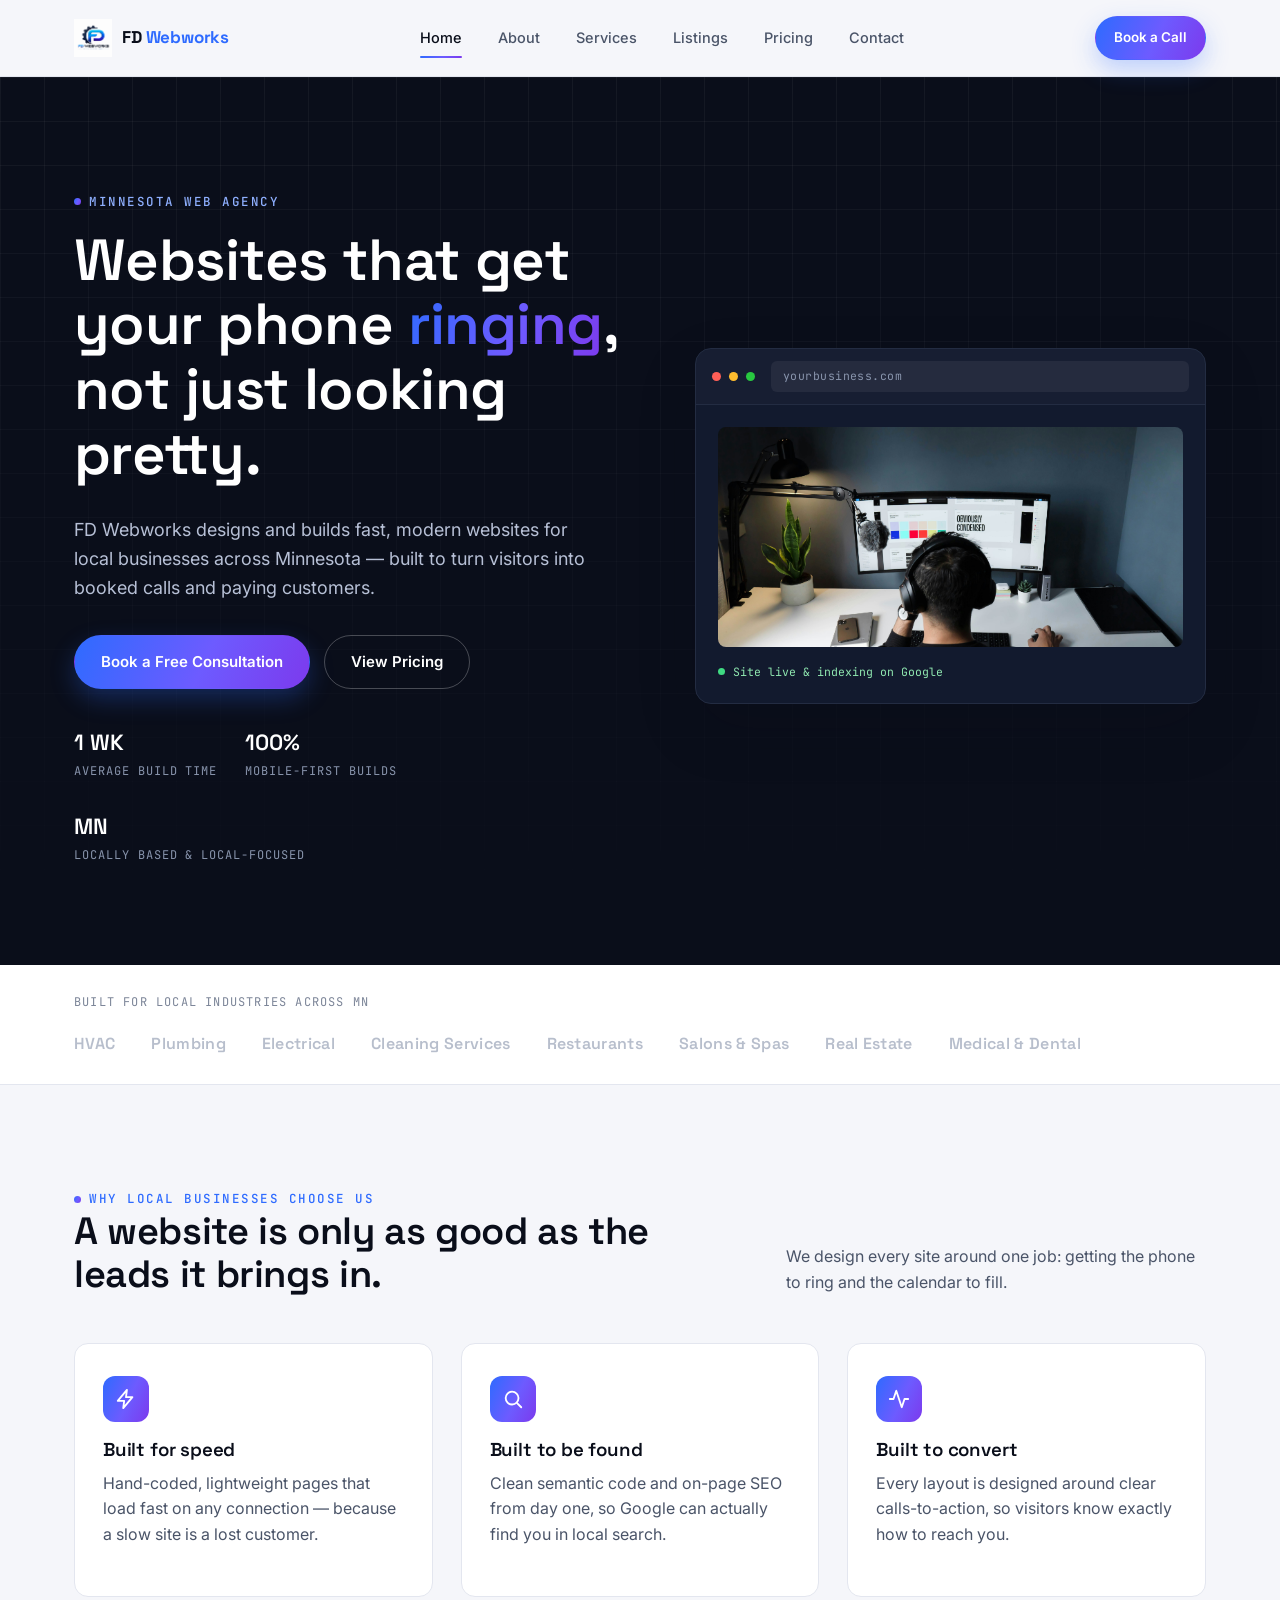
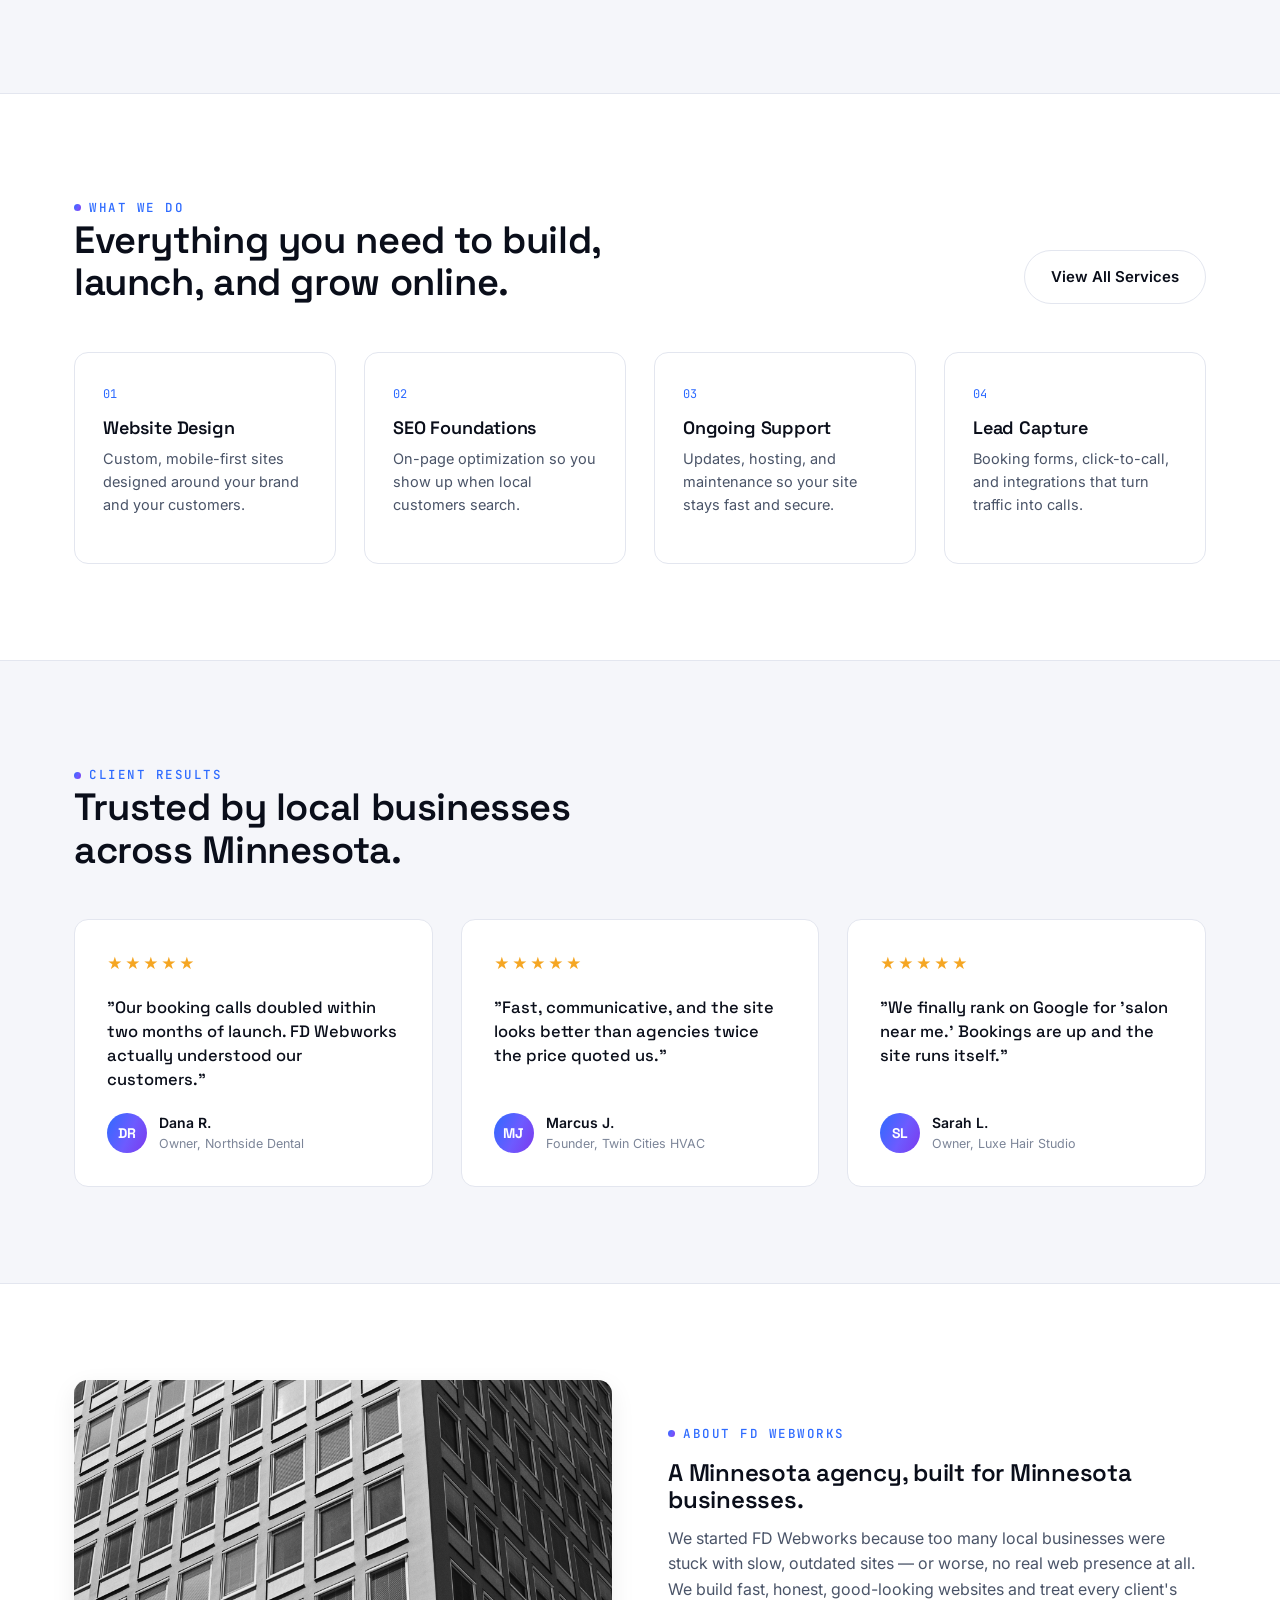
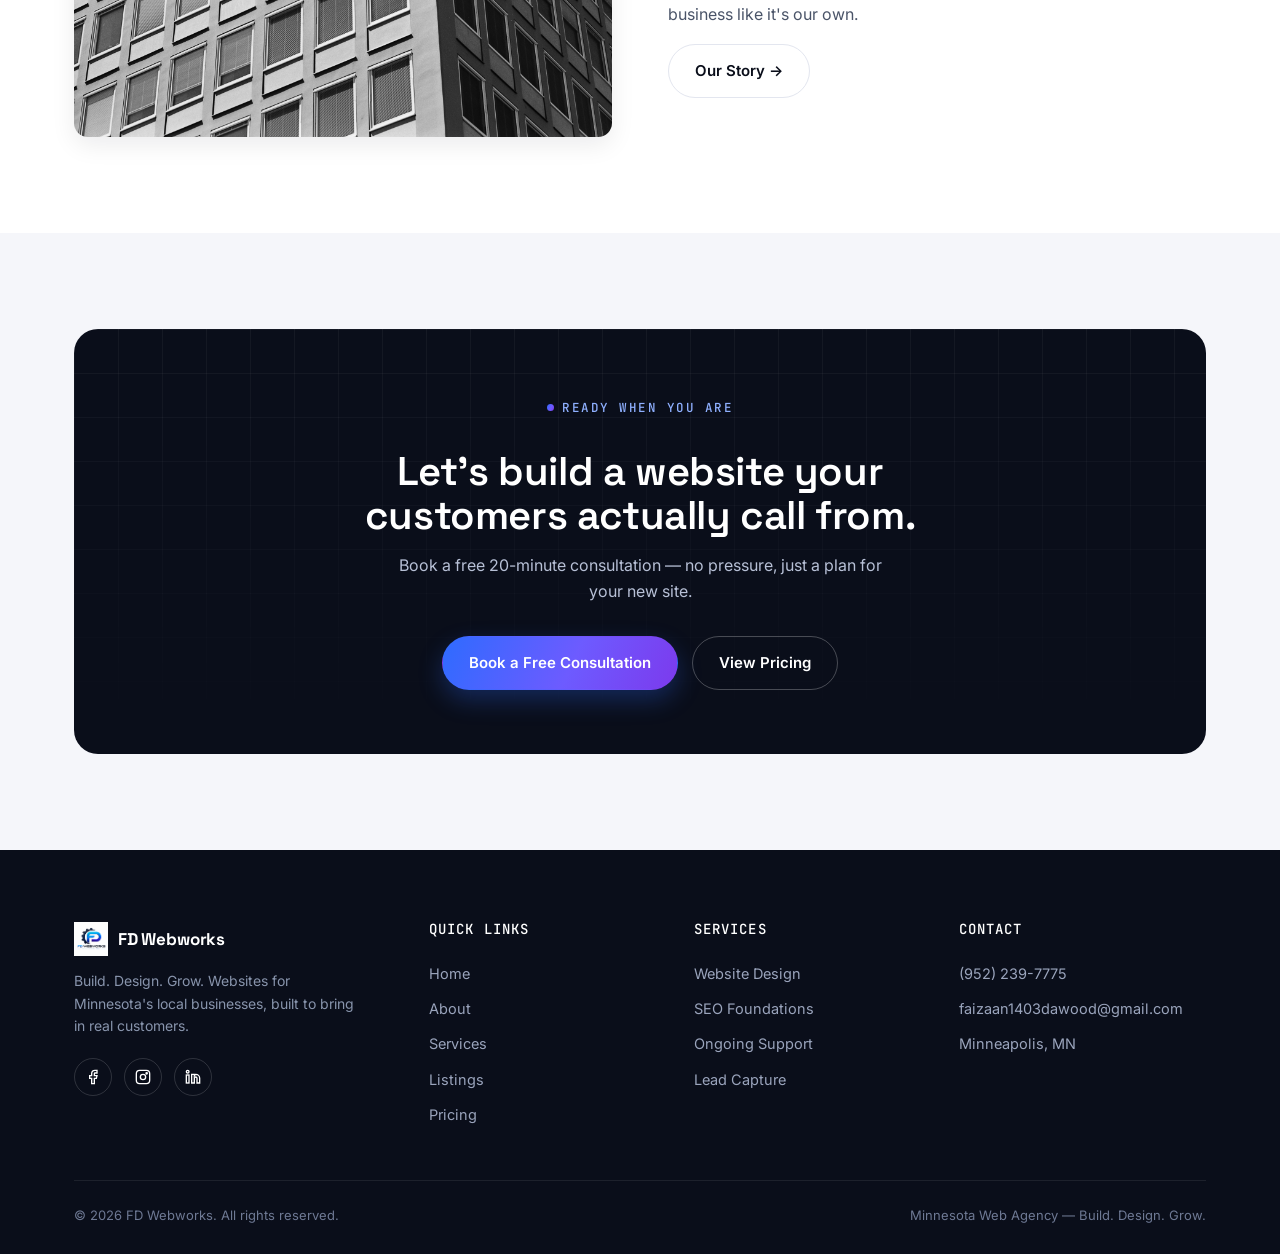
<file: index.html>
<!DOCTYPE html>
<html lang="en">
<head>
<meta charset="UTF-8">
<meta name="viewport" content="width=device-width, initial-scale=1.0">
<title>FD Webworks | Website Design Agency for Minnesota Local Businesses</title>
<meta name="description" content="FD Webworks builds fast, modern websites for local businesses across Minnesota. Custom design, built to convert visitors into calls and customers. Book a free consultation.">
<meta name="keywords" content="Minnesota Web Agency, FD Webworks Agency, Agency Minnesota, Create websites for local businesses">
<link rel="icon" href="images/logo.png" type="image/png">
<link rel="stylesheet" href="styles.css">
</head>
<body>

<!-- ============ HEADER ============ -->
<header class="site-header">
  <div class="wrap">
    <a href="index.html" class="brand" aria-label="FD Webworks home">
      <img src="images/logo.png" alt="FD Webworks logo">
      <span class="brand-name">FD <span>Webworks</span></span>
    </a>
    <nav class="nav-main" aria-label="Primary">
      <a href="index.html" class="active">Home</a>
      <a href="about.html">About</a>
      <a href="services.html">Services</a>
      <a href="listings.html">Listings</a>
      <a href="pricing.html">Pricing</a>
      <a href="contact.html">Contact</a>
    </nav>
    <div class="header-actions">
      <a href="contact.html" class="btn btn-primary btn-sm">Book a Call</a>
      <button class="menu-toggle" aria-label="Open menu" aria-expanded="false">
        <span></span><span></span><span></span>
      </button>
    </div>
  </div>
  <div class="mobile-nav" aria-label="Mobile">
    <a href="index.html">Home</a>
    <a href="about.html">About</a>
    <a href="services.html">Services</a>
    <a href="listings.html">Listings</a>
    <a href="pricing.html">Pricing</a>
    <a href="contact.html">Contact</a>
    <a href="contact.html" class="btn btn-primary btn-block">Book a Call</a>
  </div>
</header>

<!-- ============ HERO ============ -->
<section class="hero">
  <div class="blueprint"></div>
  <div class="wrap">
    <div>
      <p class="eyebrow on-dark">Minnesota Web Agency</p>
      <h1>Websites that get your phone <span class="grad-text">ringing</span>, not just looking pretty.</h1>
      <p class="lead">FD Webworks designs and builds fast, modern websites for local businesses across Minnesota — built to turn visitors into booked calls and paying customers.</p>
      <div class="hero-actions">
        <a href="contact.html" class="btn btn-primary">Book a Free Consultation</a>
        <a href="pricing.html" class="btn btn-ghost on-dark">View Pricing</a>
      </div>
      <div class="hero-meta">
        <div><strong>1 wk</strong>Average build time</div>
        <div><strong>100%</strong>Mobile-first builds</div>
        <div><strong>MN</strong>Locally based &amp; local-focused</div>
      </div>
    </div>

    <div class="browser-card">
      <div class="browser-bar">
        <span class="browser-dot" style="background:#FF5F57"></span>
        <span class="browser-dot" style="background:#FEBC2E"></span>
        <span class="browser-dot" style="background:#28C840"></span>
        <span class="browser-url mono">yourbusiness.com</span>
      </div>
      <div class="browser-body">
        <img src="images/workspace.jpg" alt="Designer at a workstation building a client website in FD Webworks' studio">
        <div class="browser-status">
          <span class="pulse-dot"></span> Site live &amp; indexing on Google
        </div>
      </div>
    </div>
  </div>
</section>

<!-- ============ TRUST STRIP ============ -->
<section class="trust-strip">
  <div class="wrap">
    <span class="label">Built for local industries across MN</span>
    <div class="trust-logos">
      <span>HVAC</span>
      <span>Plumbing</span>
      <span>Electrical</span>
      <span>Cleaning Services</span>
      <span>Restaurants</span>
      <span>Salons &amp; Spas</span>
      <span>Real Estate</span>
      <span>Medical &amp; Dental</span>
    </div>
  </div>
</section>

<!-- ============ KEY BENEFITS ============ -->
<section class="section-pad">
  <div class="wrap">
    <div class="section-head">
      <div>
        <p class="eyebrow">Why local businesses choose us</p>
        <h2>A website is only as good as the leads it brings in.</h2>
      </div>
      <p>We design every site around one job: getting the phone to ring and the calendar to fill.</p>
    </div>

    <div class="grid grid-3">
      <div class="card">
        <div class="icon-tile" aria-hidden="true">
          <svg viewBox="0 0 24 24" fill="none" stroke="currentColor" stroke-width="2" stroke-linecap="round" stroke-linejoin="round"><path d="M13 2 3 14h7l-1 8 10-12h-7l1-8z"/></svg>
        </div>
        <h3>Built for speed</h3>
        <p>Hand-coded, lightweight pages that load fast on any connection — because a slow site is a lost customer.</p>
      </div>
      <div class="card">
        <div class="icon-tile" aria-hidden="true">
          <svg viewBox="0 0 24 24" fill="none" stroke="currentColor" stroke-width="2" stroke-linecap="round" stroke-linejoin="round"><circle cx="11" cy="11" r="7"/><path d="m21 21-4.3-4.3"/></svg>
        </div>
        <h3>Built to be found</h3>
        <p>Clean semantic code and on-page SEO from day one, so Google can actually find you in local search.</p>
      </div>
      <div class="card">
        <div class="icon-tile" aria-hidden="true">
          <svg viewBox="0 0 24 24" fill="none" stroke="currentColor" stroke-width="2" stroke-linecap="round" stroke-linejoin="round"><path d="M22 12h-4l-3 9L9 3l-3 9H2"/></svg>
        </div>
        <h3>Built to convert</h3>
        <p>Every layout is designed around clear calls-to-action, so visitors know exactly how to reach you.</p>
      </div>
    </div>
  </div>
</section>

<!-- ============ SERVICES PREVIEW ============ -->
<section class="section-pad" style="background:var(--white); border-top:1px solid var(--line); border-bottom:1px solid var(--line);">
  <div class="wrap">
    <div class="section-head">
      <div>
        <p class="eyebrow">What we do</p>
        <h2>Everything you need to build, launch, and grow online.</h2>
      </div>
      <a href="services.html" class="btn btn-ghost">View All Services</a>
    </div>

    <div class="grid grid-4">
      <div class="card">
        <span class="num mono">01</span>
        <h3 style="font-size:18px;">Website Design</h3>
        <p style="font-size:14.5px;">Custom, mobile-first sites designed around your brand and your customers.</p>
      </div>
      <div class="card">
        <span class="num mono">02</span>
        <h3 style="font-size:18px;">SEO Foundations</h3>
        <p style="font-size:14.5px;">On-page optimization so you show up when local customers search.</p>
      </div>
      <div class="card">
        <span class="num mono">03</span>
        <h3 style="font-size:18px;">Ongoing Support</h3>
        <p style="font-size:14.5px;">Updates, hosting, and maintenance so your site stays fast and secure.</p>
      </div>
      <div class="card">
        <span class="num mono">04</span>
        <h3 style="font-size:18px;">Lead Capture</h3>
        <p style="font-size:14.5px;">Booking forms, click-to-call, and integrations that turn traffic into calls.</p>
      </div>
    </div>
  </div>
</section>

<!-- ============ TESTIMONIALS ============ -->
<section class="section-pad">
  <div class="wrap">
    <div class="section-head">
      <div>
        <p class="eyebrow">Client results</p>
        <h2>Trusted by local businesses across Minnesota.</h2>
      </div>
    </div>
    <div class="grid grid-3">
      <div class="testimonial">
        <div class="stars">★★★★★</div>
        <blockquote>"Our booking calls doubled within two months of launch. FD Webworks actually understood our customers."</blockquote>
        <div class="t-author">
          <div class="t-avatar">DR</div>
          <div><div class="name">Dana R.</div><div class="role">Owner, Northside Dental</div></div>
        </div>
      </div>
      <div class="testimonial">
        <div class="stars">★★★★★</div>
        <blockquote>"Fast, communicative, and the site looks better than agencies twice the price quoted us."</blockquote>
        <div class="t-author">
          <div class="t-avatar">MJ</div>
          <div><div class="name">Marcus J.</div><div class="role">Founder, Twin Cities HVAC</div></div>
        </div>
      </div>
      <div class="testimonial">
        <div class="stars">★★★★★</div>
        <blockquote>"We finally rank on Google for 'salon near me.' Bookings are up and the site runs itself."</blockquote>
        <div class="t-author">
          <div class="t-avatar">SL</div>
          <div><div class="name">Sarah L.</div><div class="role">Owner, Luxe Hair Studio</div></div>
        </div>
      </div>
    </div>
  </div>
</section>

<!-- ============ ABOUT PREVIEW ============ -->
<section class="section-pad" style="background:var(--white); border-top:1px solid var(--line);">
  <div class="wrap" style="display:grid; grid-template-columns:1fr 1fr; gap:56px; align-items:center;">
    <div>
      <img src="images/building.jpg" alt="Minneapolis office building facade, representing FD Webworks' Minnesota client base" style="border-radius:var(--radius); box-shadow:var(--shadow-md);">
    </div>
    <div>
      <p class="eyebrow">About FD Webworks</p>
      <h2>A Minnesota agency, built for Minnesota businesses.</h2>
      <p>We started FD Webworks because too many local businesses were stuck with slow, outdated sites — or worse, no real web presence at all. We build fast, honest, good-looking websites and treat every client's business like it's our own.</p>
      <a href="about.html" class="btn btn-ghost">Our Story →</a>
    </div>
  </div>
</section>

<!-- ============ FINAL CTA ============ -->
<section class="section-pad">
  <div class="wrap">
    <div class="cta-band">
      <div class="blueprint"></div>
      <div style="position:relative; z-index:2;">
        <p class="eyebrow on-dark" style="justify-content:center;">Ready when you are</p>
        <h2>Let's build a website your customers actually call from.</h2>
        <p>Book a free 20-minute consultation — no pressure, just a plan for your new site.</p>
        <div class="hero-actions">
          <a href="contact.html" class="btn btn-primary">Book a Free Consultation</a>
          <a href="pricing.html" class="btn btn-ghost on-dark">View Pricing</a>
        </div>
      </div>
    </div>
  </div>
</section>

<!-- ============ FOOTER ============ -->
<footer class="site-footer">
  <div class="wrap">
    <div class="footer-grid">
      <div class="footer-brand">
        <div class="brand">
          <img src="images/logo.png" alt="FD Webworks logo" style="height:34px;">
          <span class="brand-name">FD Webworks</span>
        </div>
        <p>Build. Design. Grow. Websites for Minnesota's local businesses, built to bring in real customers.</p>
        <div class="social-row">
          <a href="#" aria-label="FD Webworks on Facebook"><svg width="16" height="16" viewBox="0 0 24 24" fill="none" stroke="#fff" stroke-width="2"><path d="M18 2h-3a5 5 0 0 0-5 5v3H7v4h3v8h4v-8h3l1-4h-4V7a1 1 0 0 1 1-1h3z"/></svg></a>
          <a href="#" aria-label="FD Webworks on Instagram"><svg width="16" height="16" viewBox="0 0 24 24" fill="none" stroke="#fff" stroke-width="2"><rect x="2" y="2" width="20" height="20" rx="5"/><circle cx="12" cy="12" r="4"/><circle cx="17.5" cy="6.5" r="1"/></svg></a>
          <a href="#" aria-label="FD Webworks on LinkedIn"><svg width="16" height="16" viewBox="0 0 24 24" fill="none" stroke="#fff" stroke-width="2"><path d="M16 8a6 6 0 0 1 6 6v7h-4v-7a2 2 0 0 0-4 0v7h-4V8h4v2a6 6 0 0 1 2-2z"/><rect x="2" y="9" width="4" height="12"/><circle cx="4" cy="4" r="2"/></svg></a>
        </div>
      </div>
      <div>
        <h4>Quick Links</h4>
        <a href="index.html">Home</a>
        <a href="about.html">About</a>
        <a href="services.html">Services</a>
        <a href="listings.html">Listings</a>
        <a href="pricing.html">Pricing</a>
      </div>
      <div>
        <h4>Services</h4>
        <a href="services.html">Website Design</a>
        <a href="services.html">SEO Foundations</a>
        <a href="services.html">Ongoing Support</a>
        <a href="services.html">Lead Capture</a>
      </div>
      <div>
        <h4>Contact</h4>
        <a href="tel:+19522397775">(952) 239-7775</a>
        <a href="mailto:faizaan1403dawood@gmail.com">faizaan1403dawood@gmail.com</a>
        <a href="contact.html">Minneapolis, MN</a>
      </div>
    </div>
    <div class="footer-bottom">
      <span>© 2026 FD Webworks. All rights reserved.</span>
      <span>Minnesota Web Agency — Build. Design. Grow.</span>
    </div>
  </div>
</footer>

<script src="script.js"></script>
</body>
</html>
</file>
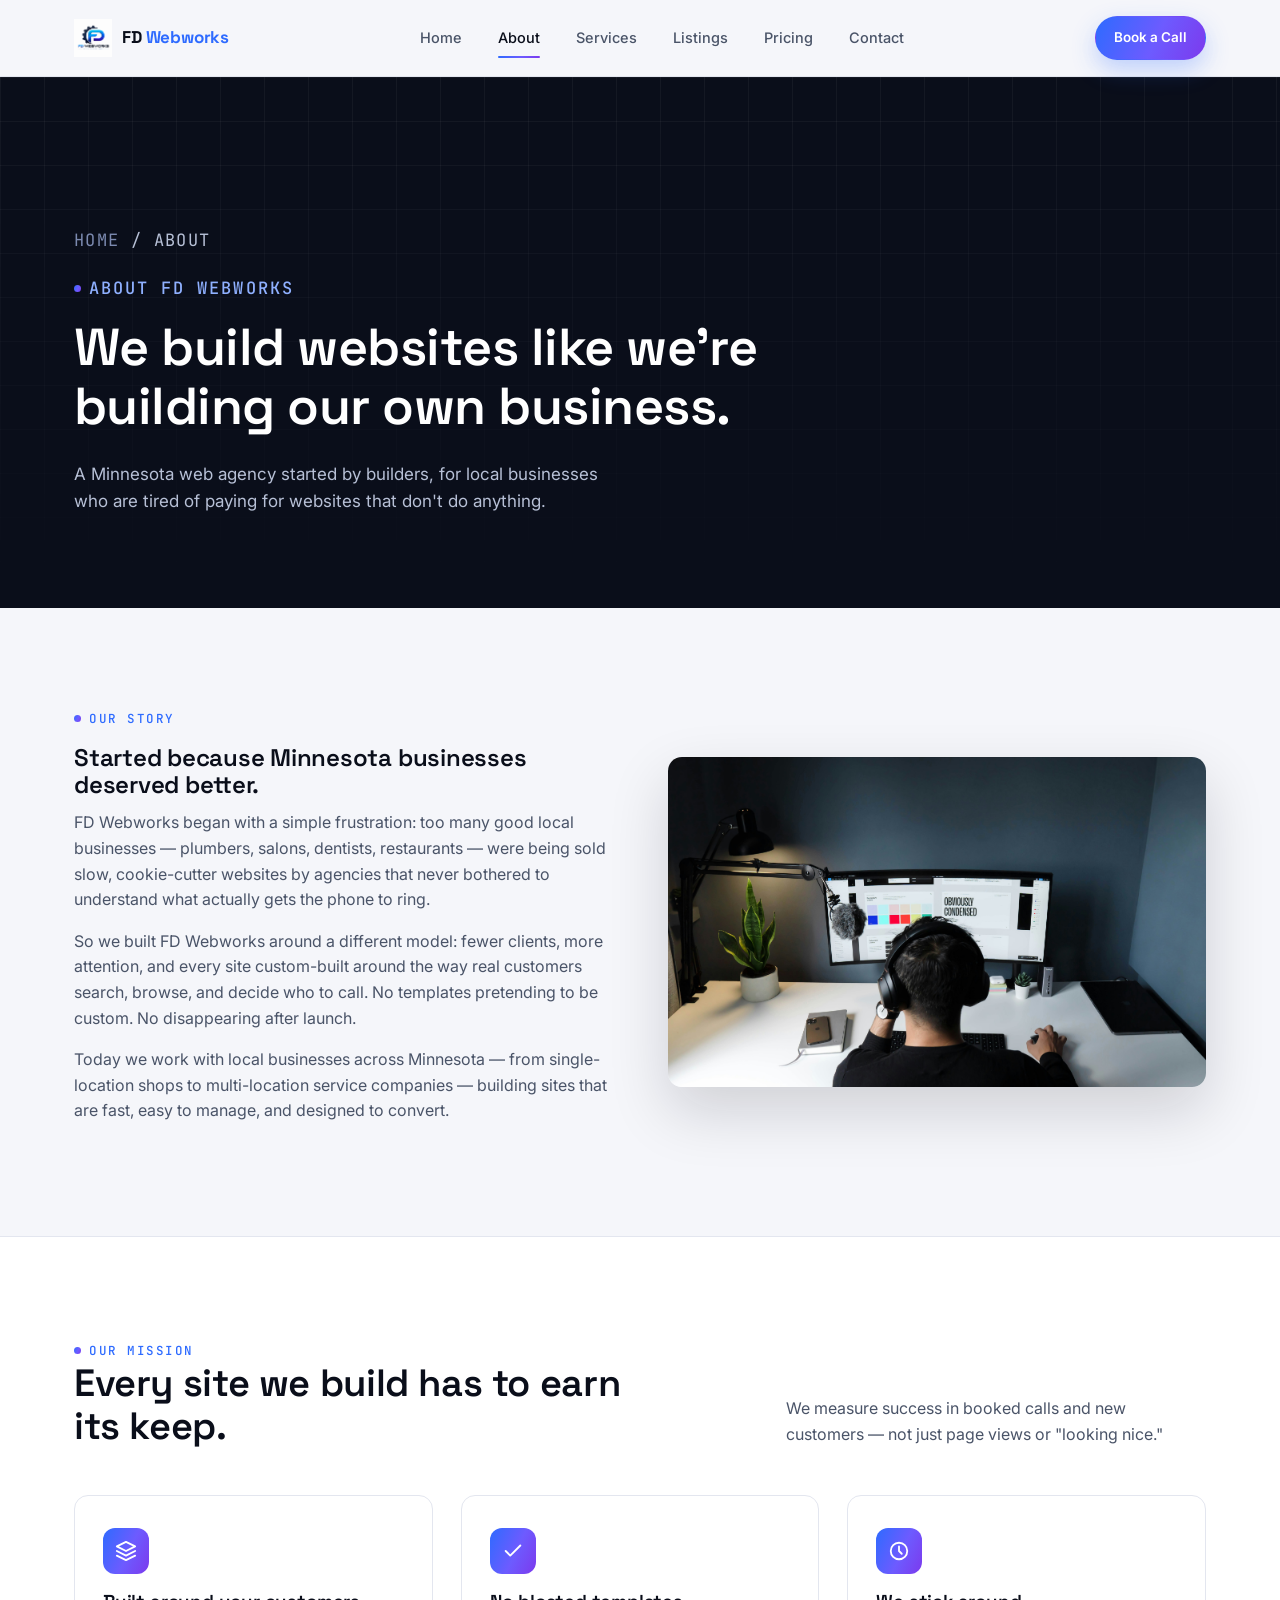
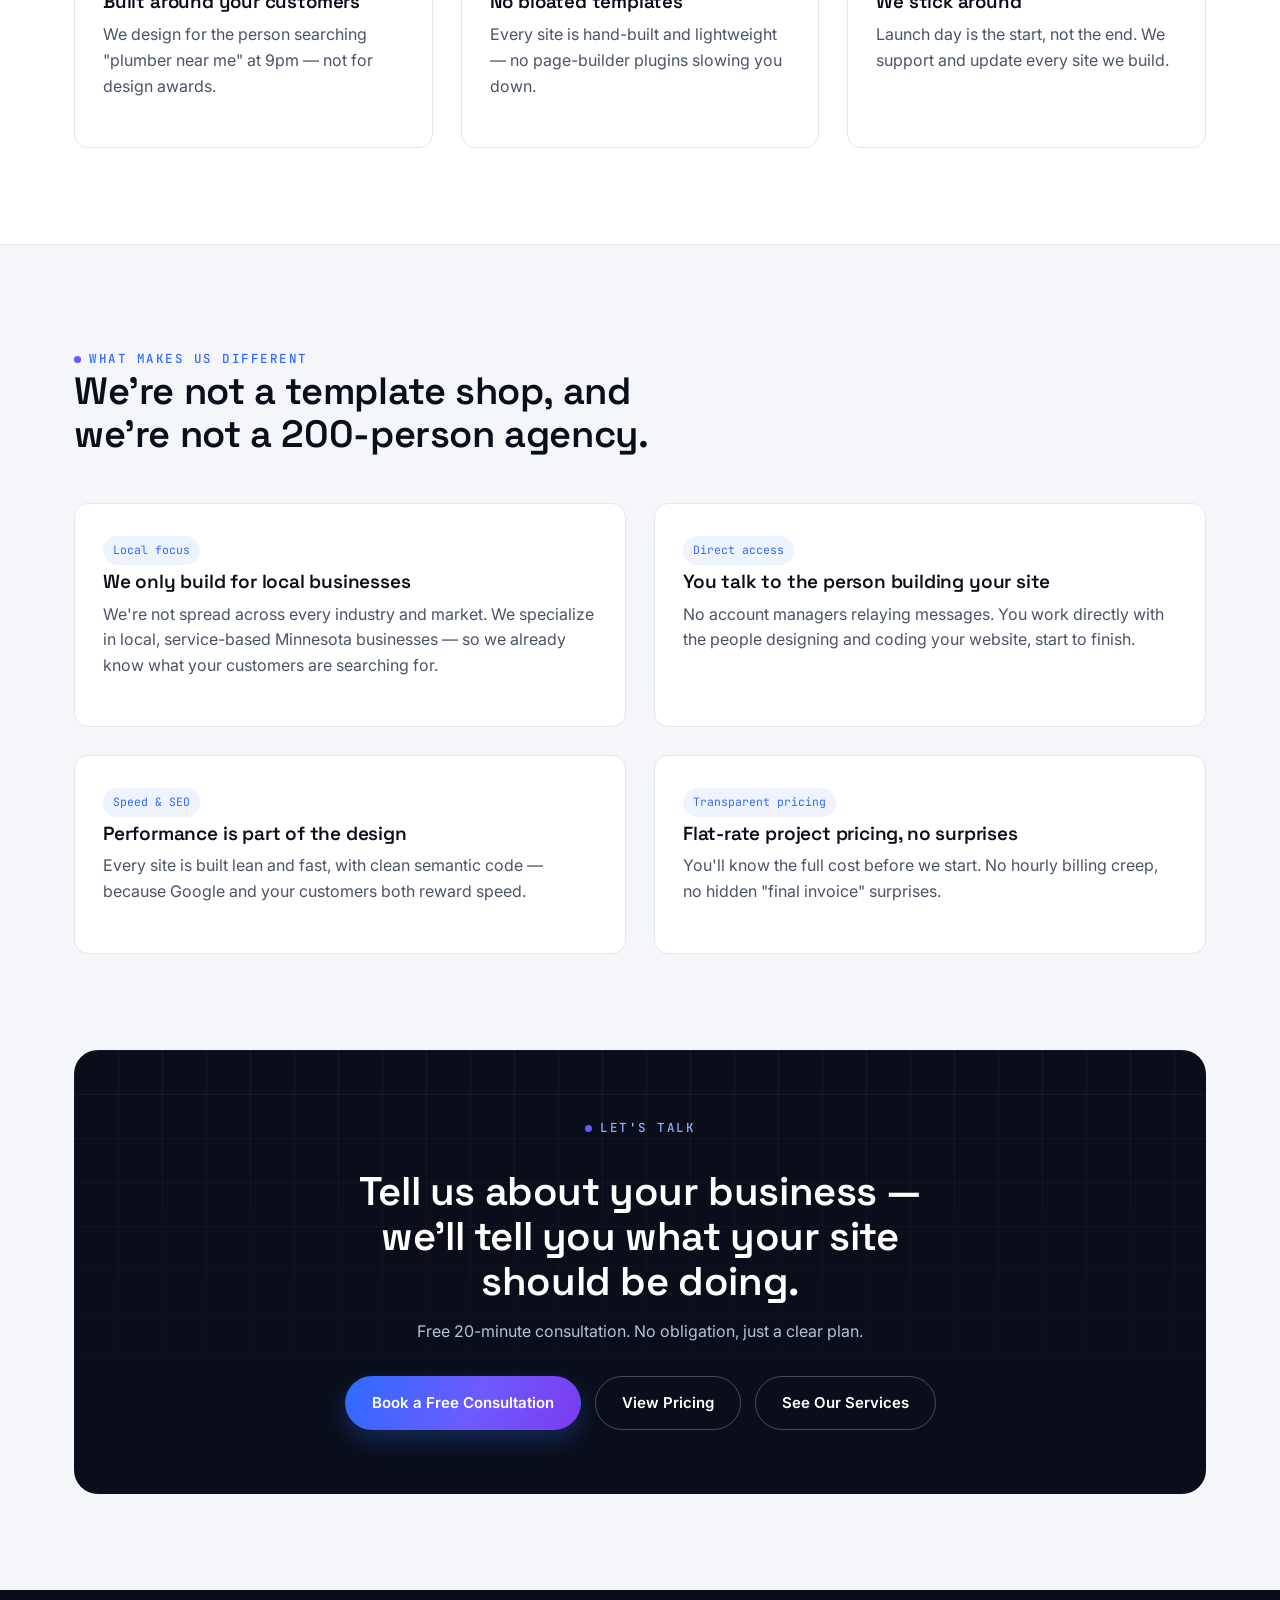
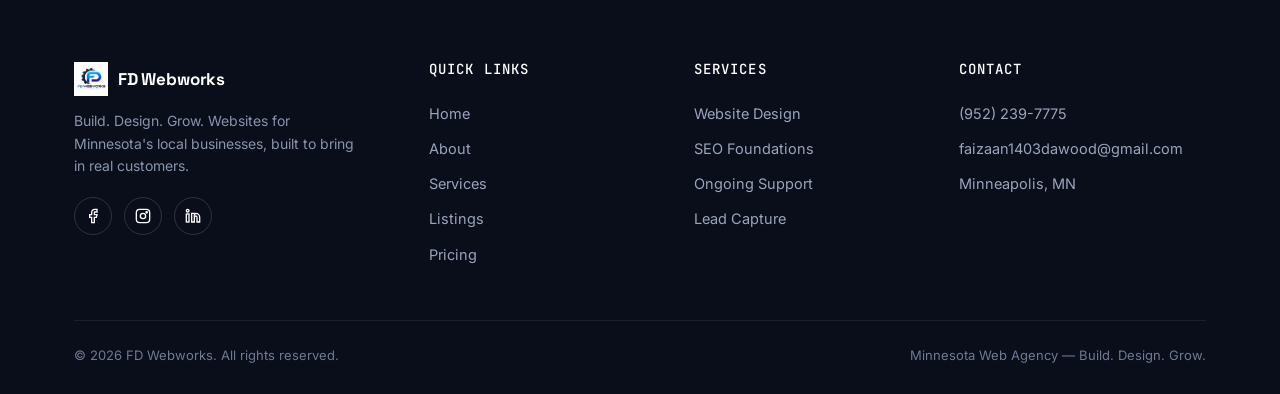
<file: about.html>
<!DOCTYPE html>
<html lang="en">
<head>
<meta charset="UTF-8">
<meta name="viewport" content="width=device-width, initial-scale=1.0">
<title>About FD Webworks | Minnesota Web Design Agency</title>
<meta name="description" content="Meet FD Webworks — a Minnesota web design agency focused on one thing: building websites that bring local businesses real customers.">
<meta name="keywords" content="Minnesota Web Agency, FD Webworks Agency, Agency Minnesota, Create websites for local businesses">
<link rel="icon" href="images/logo.png" type="image/png">
<link rel="stylesheet" href="styles.css">
</head>
<body>

<!-- ============ HEADER ============ -->
<header class="site-header">
  <div class="wrap">
    <a href="index.html" class="brand" aria-label="FD Webworks home">
      <img src="images/logo.png" alt="FD Webworks logo">
      <span class="brand-name">FD <span>Webworks</span></span>
    </a>
    <nav class="nav-main" aria-label="Primary">
      <a href="index.html">Home</a>
      <a href="about.html" class="active">About</a>
      <a href="services.html">Services</a>
      <a href="listings.html">Listings</a>
      <a href="pricing.html">Pricing</a>
      <a href="contact.html">Contact</a>
    </nav>
    <div class="header-actions">
      <a href="contact.html" class="btn btn-primary btn-sm">Book a Call</a>
      <button class="menu-toggle" aria-label="Open menu" aria-expanded="false">
        <span></span><span></span><span></span>
      </button>
    </div>
  </div>
  <div class="mobile-nav" aria-label="Mobile">
    <a href="index.html">Home</a>
    <a href="about.html">About</a>
    <a href="services.html">Services</a>
    <a href="listings.html">Listings</a>
    <a href="pricing.html">Pricing</a>
    <a href="contact.html">Contact</a>
    <a href="contact.html" class="btn btn-primary btn-block">Book a Call</a>
  </div>
</header>

<!-- ============ PAGE HERO ============ -->
<section class="page-hero">
  <div class="blueprint"></div>
  <div class="wrap">
    <p class="breadcrumb"><a href="index.html">Home</a> / About</p>
    <p class="eyebrow on-dark">About FD Webworks</p>
    <h1>We build websites like we're building our own business.</h1>
    <p>A Minnesota web agency started by builders, for local businesses who are tired of paying for websites that don't do anything.</p>
  </div>
</section>

<!-- ============ STORY ============ -->
<section class="section-pad">
  <div class="wrap" style="display:grid; grid-template-columns:1fr 1fr; gap:56px; align-items:center;">
    <div>
      <p class="eyebrow">Our story</p>
      <h2>Started because Minnesota businesses deserved better.</h2>
      <p>FD Webworks began with a simple frustration: too many good local businesses — plumbers, salons, dentists, restaurants — were being sold slow, cookie-cutter websites by agencies that never bothered to understand what actually gets the phone to ring.</p>
      <p>So we built FD Webworks around a different model: fewer clients, more attention, and every site custom-built around the way real customers search, browse, and decide who to call. No templates pretending to be custom. No disappearing after launch.</p>
      <p>Today we work with local businesses across Minnesota — from single-location shops to multi-location service companies — building sites that are fast, easy to manage, and designed to convert.</p>
    </div>
    <div>
      <img src="images/workspace.jpg" alt="FD Webworks designer reviewing brand colors and typography for a client website" style="border-radius:var(--radius); box-shadow:var(--shadow-lg);">
    </div>
  </div>
</section>

<!-- ============ MISSION ============ -->
<section class="section-pad" style="background:var(--white); border-top:1px solid var(--line); border-bottom:1px solid var(--line);">
  <div class="wrap">
    <div class="section-head">
      <div>
        <p class="eyebrow">Our mission</p>
        <h2>Every site we build has to earn its keep.</h2>
      </div>
      <p>We measure success in booked calls and new customers — not just page views or "looking nice."</p>
    </div>
    <div class="grid grid-3">
      <div class="card">
        <div class="icon-tile" aria-hidden="true">
          <svg viewBox="0 0 24 24" fill="none" stroke="currentColor" stroke-width="2" stroke-linecap="round" stroke-linejoin="round"><path d="M12 2 2 7l10 5 10-5-10-5z"/><path d="M2 17l10 5 10-5"/><path d="M2 12l10 5 10-5"/></svg>
        </div>
        <h3>Built around your customers</h3>
        <p>We design for the person searching "plumber near me" at 9pm — not for design awards.</p>
      </div>
      <div class="card">
        <div class="icon-tile" aria-hidden="true">
          <svg viewBox="0 0 24 24" fill="none" stroke="currentColor" stroke-width="2" stroke-linecap="round" stroke-linejoin="round"><path d="M20 6 9 17l-5-5"/></svg>
        </div>
        <h3>No bloated templates</h3>
        <p>Every site is hand-built and lightweight — no page-builder plugins slowing you down.</p>
      </div>
      <div class="card">
        <div class="icon-tile" aria-hidden="true">
          <svg viewBox="0 0 24 24" fill="none" stroke="currentColor" stroke-width="2" stroke-linecap="round" stroke-linejoin="round"><circle cx="12" cy="12" r="9"/><path d="M12 7v5l3 3"/></svg>
        </div>
        <h3>We stick around</h3>
        <p>Launch day is the start, not the end. We support and update every site we build.</p>
      </div>
    </div>
  </div>
</section>

<!-- ============ WHAT MAKES US DIFFERENT ============ -->
<section class="section-pad">
  <div class="wrap">
    <div class="section-head">
      <div>
        <p class="eyebrow">What makes us different</p>
        <h2>We're not a template shop, and we're not a 200-person agency.</h2>
      </div>
    </div>
    <div class="grid grid-2">
      <div class="card">
        <span class="tag">Local focus</span>
        <h3 style="font-size:19px;">We only build for local businesses</h3>
        <p>We're not spread across every industry and market. We specialize in local, service-based Minnesota businesses — so we already know what your customers are searching for.</p>
      </div>
      <div class="card">
        <span class="tag">Direct access</span>
        <h3 style="font-size:19px;">You talk to the person building your site</h3>
        <p>No account managers relaying messages. You work directly with the people designing and coding your website, start to finish.</p>
      </div>
      <div class="card">
        <span class="tag">Speed &amp; SEO</span>
        <h3 style="font-size:19px;">Performance is part of the design</h3>
        <p>Every site is built lean and fast, with clean semantic code — because Google and your customers both reward speed.</p>
      </div>
      <div class="card">
        <span class="tag">Transparent pricing</span>
        <h3 style="font-size:19px;">Flat-rate project pricing, no surprises</h3>
        <p>You'll know the full cost before we start. No hourly billing creep, no hidden "final invoice" surprises.</p>
      </div>
    </div>
  </div>
</section>

<!-- ============ FINAL CTA ============ -->
<section class="section-pad" style="padding-top:0;">
  <div class="wrap">
    <div class="cta-band">
      <div class="blueprint"></div>
      <div style="position:relative; z-index:2;">
        <p class="eyebrow on-dark" style="justify-content:center;">Let's talk</p>
        <h2>Tell us about your business — we'll tell you what your site should be doing.</h2>
        <p>Free 20-minute consultation. No obligation, just a clear plan.</p>
        <div class="hero-actions">
          <a href="contact.html" class="btn btn-primary">Book a Free Consultation</a>
          <a href="pricing.html" class="btn btn-ghost on-dark">View Pricing</a>
          <a href="services.html" class="btn btn-ghost on-dark">See Our Services</a>
        </div>
      </div>
    </div>
  </div>
</section>

<!-- ============ FOOTER ============ -->
<footer class="site-footer">
  <div class="wrap">
    <div class="footer-grid">
      <div class="footer-brand">
        <div class="brand">
          <img src="images/logo.png" alt="FD Webworks logo" style="height:34px;">
          <span class="brand-name">FD Webworks</span>
        </div>
        <p>Build. Design. Grow. Websites for Minnesota's local businesses, built to bring in real customers.</p>
        <div class="social-row">
          <a href="#" aria-label="FD Webworks on Facebook"><svg width="16" height="16" viewBox="0 0 24 24" fill="none" stroke="#fff" stroke-width="2"><path d="M18 2h-3a5 5 0 0 0-5 5v3H7v4h3v8h4v-8h3l1-4h-4V7a1 1 0 0 1 1-1h3z"/></svg></a>
          <a href="#" aria-label="FD Webworks on Instagram"><svg width="16" height="16" viewBox="0 0 24 24" fill="none" stroke="#fff" stroke-width="2"><rect x="2" y="2" width="20" height="20" rx="5"/><circle cx="12" cy="12" r="4"/><circle cx="17.5" cy="6.5" r="1"/></svg></a>
          <a href="#" aria-label="FD Webworks on LinkedIn"><svg width="16" height="16" viewBox="0 0 24 24" fill="none" stroke="#fff" stroke-width="2"><path d="M16 8a6 6 0 0 1 6 6v7h-4v-7a2 2 0 0 0-4 0v7h-4V8h4v2a6 6 0 0 1 2-2z"/><rect x="2" y="9" width="4" height="12"/><circle cx="4" cy="4" r="2"/></svg></a>
        </div>
      </div>
      <div>
        <h4>Quick Links</h4>
        <a href="index.html">Home</a>
        <a href="about.html">About</a>
        <a href="services.html">Services</a>
        <a href="listings.html">Listings</a>
        <a href="pricing.html">Pricing</a>
      </div>
      <div>
        <h4>Services</h4>
        <a href="services.html">Website Design</a>
        <a href="services.html">SEO Foundations</a>
        <a href="services.html">Ongoing Support</a>
        <a href="services.html">Lead Capture</a>
      </div>
      <div>
        <h4>Contact</h4>
        <a href="tel:+19522397775">(952) 239-7775</a>
        <a href="mailto:faizaan1403dawood@gmail.com">faizaan1403dawood@gmail.com</a>
        <a href="contact.html">Minneapolis, MN</a>
      </div>
    </div>
    <div class="footer-bottom">
      <span>© 2026 FD Webworks. All rights reserved.</span>
      <span>Minnesota Web Agency — Build. Design. Grow.</span>
    </div>
  </div>
</footer>

<script src="script.js"></script>
</body>
</html>
</file>
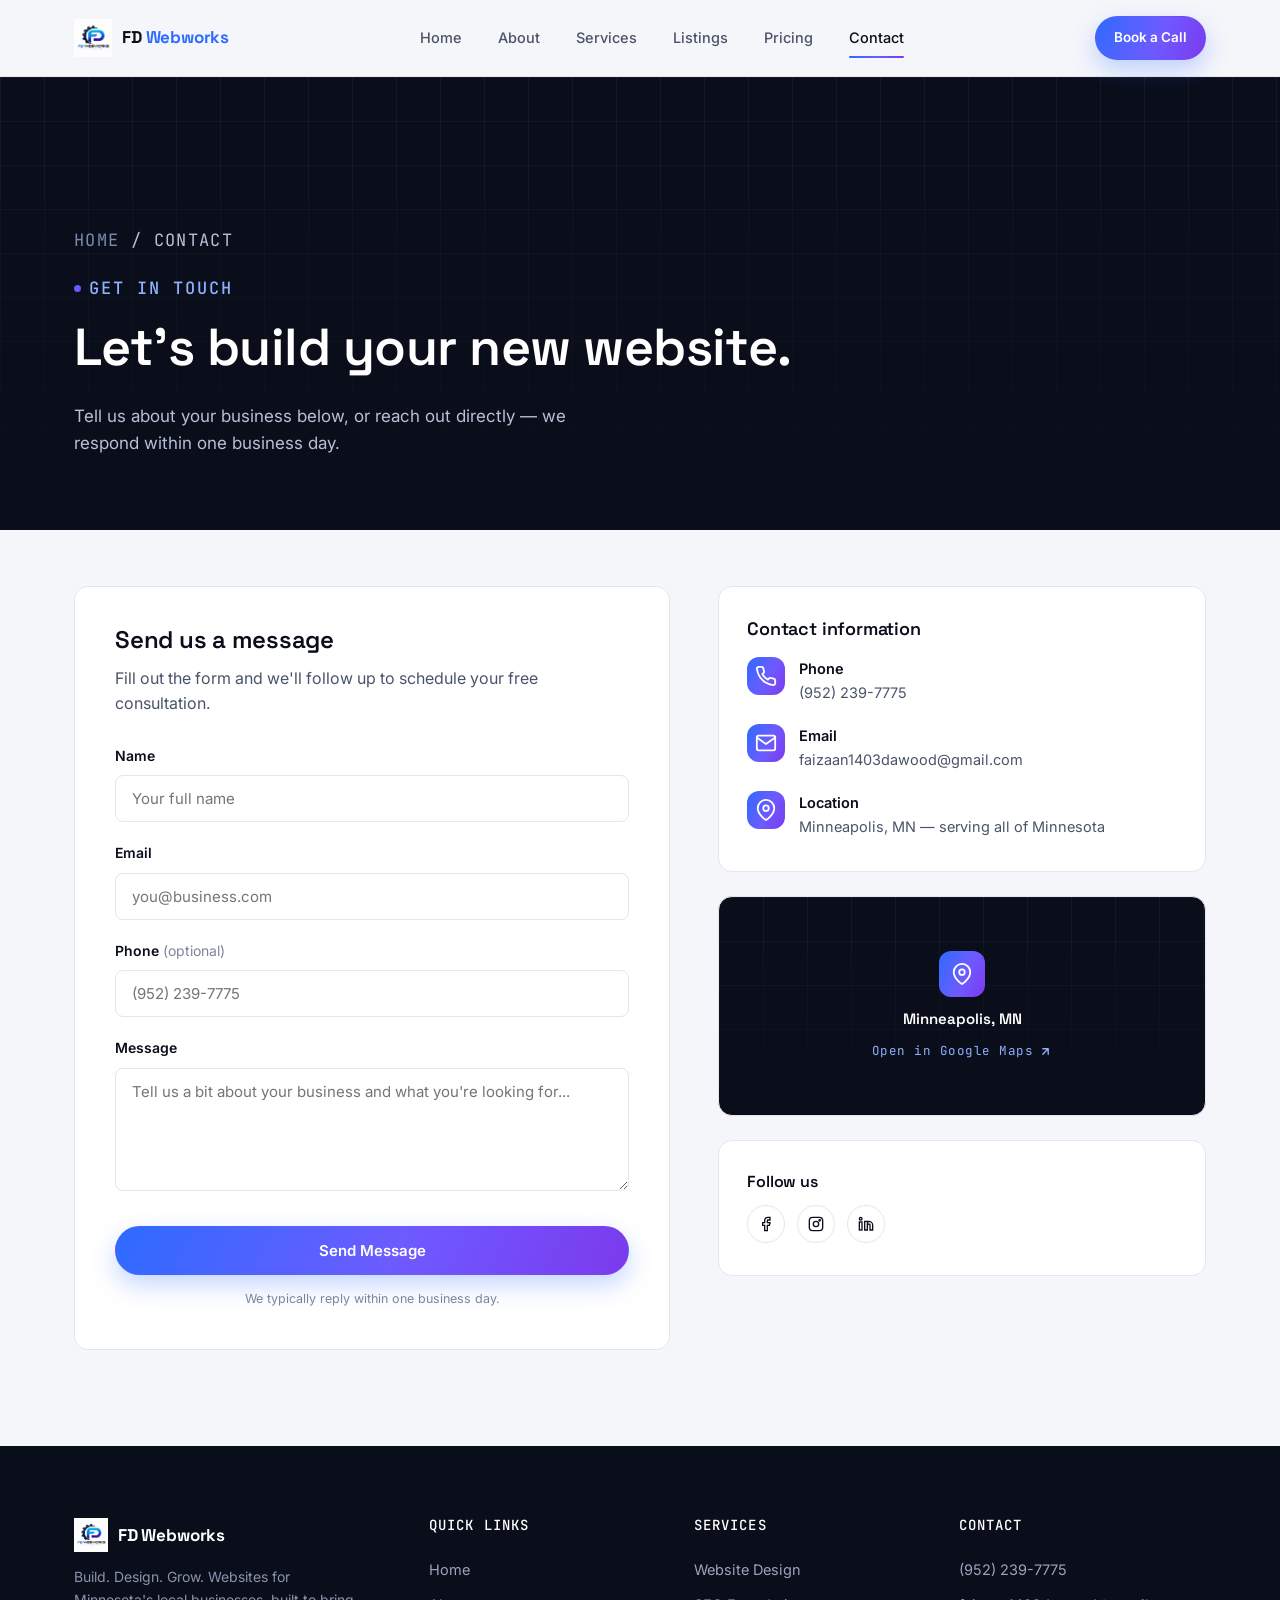
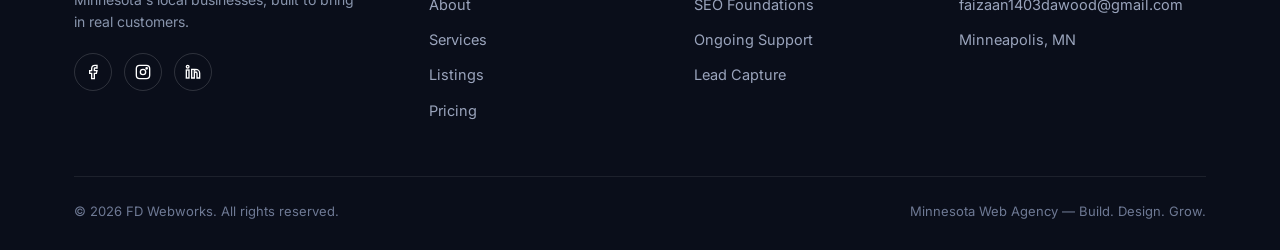
<file: contact.html>
<!DOCTYPE html>
<html lang="en">
<head>
<meta charset="UTF-8">
<meta name="viewport" content="width=device-width, initial-scale=1.0">
<title>Contact FD Webworks | Book a Free Website Consultation</title>
<meta name="description" content="Get in touch with FD Webworks for a free consultation on your Minnesota business website. Call, email, or send a message — we'll respond within one business day.">
<meta name="keywords" content="Minnesota Web Agency, FD Webworks Agency, Agency Minnesota, Create websites for local businesses">
<link rel="icon" href="images/logo.png" type="image/png">
<link rel="stylesheet" href="styles.css">
</head>
<body>

<!-- ============ HEADER ============ -->
<header class="site-header">
  <div class="wrap">
    <a href="index.html" class="brand" aria-label="FD Webworks home">
      <img src="images/logo.png" alt="FD Webworks logo">
      <span class="brand-name">FD <span>Webworks</span></span>
    </a>
    <nav class="nav-main" aria-label="Primary">
      <a href="index.html">Home</a>
      <a href="about.html">About</a>
      <a href="services.html">Services</a>
      <a href="listings.html">Listings</a>
      <a href="pricing.html">Pricing</a>
      <a href="contact.html" class="active">Contact</a>
    </nav>
    <div class="header-actions">
      <a href="contact.html" class="btn btn-primary btn-sm">Book a Call</a>
      <button class="menu-toggle" aria-label="Open menu" aria-expanded="false">
        <span></span><span></span><span></span>
      </button>
    </div>
  </div>
  <div class="mobile-nav" aria-label="Mobile">
    <a href="index.html">Home</a>
    <a href="about.html">About</a>
    <a href="services.html">Services</a>
    <a href="listings.html">Listings</a>
    <a href="pricing.html">Pricing</a>
    <a href="contact.html">Contact</a>
    <a href="contact.html" class="btn btn-primary btn-block">Book a Call</a>
  </div>
</header>

<!-- ============ PAGE HERO ============ -->
<section class="page-hero" style="padding-bottom:56px;">
  <div class="blueprint"></div>
  <div class="wrap">
    <p class="breadcrumb"><a href="index.html">Home</a> / Contact</p>
    <p class="eyebrow on-dark">Get in touch</p>
    <h1>Let's build your new website.</h1>
    <p>Tell us about your business below, or reach out directly — we respond within one business day.</p>
  </div>
</section>

<!-- ============ CONTACT MAIN ============ -->
<section class="section-pad" style="padding-top:56px;">
  <div class="wrap" style="display:grid; grid-template-columns:1.1fr .9fr; gap:48px; align-items:start;">

    <!-- FORM -->
    <div class="card" style="padding:40px;">
      <h2 style="font-size:24px;">Send us a message</h2>
      <p style="margin-bottom:28px;">Fill out the form and we'll follow up to schedule your free consultation.</p>

      <form class="contact-form" novalidate>
        <div style="margin-bottom:20px;">
          <label for="name" style="display:block; font-weight:600; font-size:14px; margin-bottom:8px;">Name</label>
          <input type="text" id="name" name="name" placeholder="Your full name"
            style="width:100%; padding:13px 16px; border:1px solid var(--line); border-radius:var(--radius-sm); font-family:inherit; font-size:15px;">
          <span class="field-error" style="display:none; color:#E0453C; font-size:13px; margin-top:6px;">Please enter your name.</span>
        </div>

        <div style="margin-bottom:20px;">
          <label for="email" style="display:block; font-weight:600; font-size:14px; margin-bottom:8px;">Email</label>
          <input type="email" id="email" name="email" placeholder="you@business.com"
            style="width:100%; padding:13px 16px; border:1px solid var(--line); border-radius:var(--radius-sm); font-family:inherit; font-size:15px;">
          <span class="field-error" style="display:none; color:#E0453C; font-size:13px; margin-top:6px;">Please enter your email.</span>
        </div>

        <div style="margin-bottom:20px;">
          <label for="phone" style="display:block; font-weight:600; font-size:14px; margin-bottom:8px;">Phone <span style="font-weight:400; color:var(--slate-light);">(optional)</span></label>
          <input type="tel" id="phone" name="phone" placeholder="(952) 239-7775"
            style="width:100%; padding:13px 16px; border:1px solid var(--line); border-radius:var(--radius-sm); font-family:inherit; font-size:15px;">
        </div>

        <div style="margin-bottom:28px;">
          <label for="message" style="display:block; font-weight:600; font-size:14px; margin-bottom:8px;">Message</label>
          <textarea id="message" name="message" rows="5" placeholder="Tell us a bit about your business and what you're looking for..."
            style="width:100%; padding:13px 16px; border:1px solid var(--line); border-radius:var(--radius-sm); font-family:inherit; font-size:15px; resize:vertical;"></textarea>
          <span class="field-error" style="display:none; color:#E0453C; font-size:13px; margin-top:6px;">Please enter a message.</span>
        </div>

        <button type="submit" class="btn btn-primary btn-block">Send Message</button>
        <p style="font-size:12.5px; color:var(--slate-light); text-align:center; margin-top:14px; margin-bottom:0;">We typically reply within one business day.</p>
      </form>

      <div class="form-success" style="display:none; flex-direction:column; align-items:center; text-align:center; gap:14px; padding:20px 0;">
        <div class="icon-tile" style="margin:0;">
          <svg viewBox="0 0 24 24" fill="none" stroke="currentColor" stroke-width="2" stroke-linecap="round" stroke-linejoin="round"><path d="M20 6 9 17l-5-5"/></svg>
        </div>
        <h3 style="font-size:20px; margin:0;">Message sent!</h3>
        <p style="max-width:340px;">Thanks for reaching out — we'll be in touch within one business day to schedule your free consultation.</p>
      </div>
    </div>

    <!-- CONTACT INFO + MAP -->
    <div>
      <div class="card" style="margin-bottom:24px;">
        <h3 style="font-size:18px;">Contact information</h3>
        <ul style="margin-top:18px;">
          <li style="display:flex; gap:14px; margin-bottom:18px;">
            <div class="icon-tile" style="width:38px; height:38px; margin:0; flex:none;"><svg viewBox="0 0 24 24" fill="none" stroke="currentColor" stroke-width="2" stroke-linecap="round" stroke-linejoin="round" width="18" height="18"><path d="M22 16.92v3a2 2 0 0 1-2.18 2 19.79 19.79 0 0 1-8.63-3.07 19.5 19.5 0 0 1-6-6 19.79 19.79 0 0 1-3.07-8.67A2 2 0 0 1 4.11 2h3a2 2 0 0 1 2 1.72c.13.96.36 1.9.68 2.81a2 2 0 0 1-.45 2.11L8.09 9.91a16 16 0 0 0 6 6l1.27-1.27a2 2 0 0 1 2.11-.45c.91.32 1.85.55 2.81.68A2 2 0 0 1 22 16.92z"/></svg></div>
            <div>
              <div style="font-weight:600; font-size:14.5px;">Phone</div>
              <a href="tel:+19522397775" style="color:var(--slate); font-size:14.5px;">(952) 239-7775</a>
            </div>
          </li>
          <li style="display:flex; gap:14px; margin-bottom:18px;">
            <div class="icon-tile" style="width:38px; height:38px; margin:0; flex:none;"><svg viewBox="0 0 24 24" fill="none" stroke="currentColor" stroke-width="2" stroke-linecap="round" stroke-linejoin="round" width="18" height="18"><rect x="2" y="4" width="20" height="16" rx="2"/><path d="m22 6-10 7L2 6"/></svg></div>
            <div>
              <div style="font-weight:600; font-size:14.5px;">Email</div>
              <a href="mailto:faizaan1403dawood@gmail.com" style="color:var(--slate); font-size:14.5px;">faizaan1403dawood@gmail.com</a>
            </div>
          </li>
          <li style="display:flex; gap:14px;">
            <div class="icon-tile" style="width:38px; height:38px; margin:0; flex:none;"><svg viewBox="0 0 24 24" fill="none" stroke="currentColor" stroke-width="2" stroke-linecap="round" stroke-linejoin="round" width="18" height="18"><path d="M21 10c0 7-9 13-9 13s-9-6-9-13a9 9 0 0 1 18 0z"/><circle cx="12" cy="10" r="3"/></svg></div>
            <div>
              <div style="font-weight:600; font-size:14.5px;">Location</div>
              <span style="color:var(--slate); font-size:14.5px;">Minneapolis, MN — serving all of Minnesota</span>
            </div>
          </li>
        </ul>
      </div>

      <a href="https://www.google.com/maps/search/?api=1&query=Minneapolis%2C+MN" target="_blank" rel="noopener"
        class="card" style="padding:0; overflow:hidden; display:block; position:relative; height:220px; background:var(--ink);">
        <div class="blueprint"></div>
        <div style="position:relative; z-index:2; height:100%; display:flex; flex-direction:column; align-items:center; justify-content:center; gap:10px; text-align:center; padding:20px;">
          <div class="icon-tile" style="margin:0;">
            <svg viewBox="0 0 24 24" fill="none" stroke="currentColor" stroke-width="2" stroke-linecap="round" stroke-linejoin="round"><path d="M21 10c0 7-9 13-9 13s-9-6-9-13a9 9 0 0 1 18 0z"/><circle cx="12" cy="10" r="3"/></svg>
          </div>
          <div style="color:#fff; font-weight:600; font-family:'Space Grotesk',sans-serif; font-size:15px;">Minneapolis, MN</div>
          <div class="mono" style="color:#8FB0FF; font-size:12.5px; display:flex; align-items:center; gap:6px;">
            Open in Google Maps
            <svg width="13" height="13" viewBox="0 0 24 24" fill="none" stroke="#8FB0FF" stroke-width="2.5" stroke-linecap="round" stroke-linejoin="round"><path d="M7 17 17 7M7 7h10v10"/></svg>
          </div>
        </div>
      </a>

      <div class="card" style="margin-top:24px;">
        <h3 style="font-size:16px; margin-bottom:14px;">Follow us</h3>
        <div class="social-row" style="justify-content:flex-start;">
          <a href="#" aria-label="FD Webworks on Facebook" style="border-color:var(--line);"><svg width="16" height="16" viewBox="0 0 24 24" fill="none" stroke="#0A0E1A" stroke-width="2"><path d="M18 2h-3a5 5 0 0 0-5 5v3H7v4h3v8h4v-8h3l1-4h-4V7a1 1 0 0 1 1-1h3z"/></svg></a>
          <a href="#" aria-label="FD Webworks on Instagram" style="border-color:var(--line);"><svg width="16" height="16" viewBox="0 0 24 24" fill="none" stroke="#0A0E1A" stroke-width="2"><rect x="2" y="2" width="20" height="20" rx="5"/><circle cx="12" cy="12" r="4"/><circle cx="17.5" cy="6.5" r="1"/></svg></a>
          <a href="#" aria-label="FD Webworks on LinkedIn" style="border-color:var(--line);"><svg width="16" height="16" viewBox="0 0 24 24" fill="none" stroke="#0A0E1A" stroke-width="2"><path d="M16 8a6 6 0 0 1 6 6v7h-4v-7a2 2 0 0 0-4 0v7h-4V8h4v2a6 6 0 0 1 2-2z"/><rect x="2" y="9" width="4" height="12"/><circle cx="4" cy="4" r="2"/></svg></a>
        </div>
      </div>
    </div>
  </div>
</section>

<!-- ============ FOOTER ============ -->
<footer class="site-footer">
  <div class="wrap">
    <div class="footer-grid">
      <div class="footer-brand">
        <div class="brand">
          <img src="images/logo.png" alt="FD Webworks logo" style="height:34px;">
          <span class="brand-name">FD Webworks</span>
        </div>
        <p>Build. Design. Grow. Websites for Minnesota's local businesses, built to bring in real customers.</p>
        <div class="social-row">
          <a href="#" aria-label="FD Webworks on Facebook"><svg width="16" height="16" viewBox="0 0 24 24" fill="none" stroke="#fff" stroke-width="2"><path d="M18 2h-3a5 5 0 0 0-5 5v3H7v4h3v8h4v-8h3l1-4h-4V7a1 1 0 0 1 1-1h3z"/></svg></a>
          <a href="#" aria-label="FD Webworks on Instagram"><svg width="16" height="16" viewBox="0 0 24 24" fill="none" stroke="#fff" stroke-width="2"><rect x="2" y="2" width="20" height="20" rx="5"/><circle cx="12" cy="12" r="4"/><circle cx="17.5" cy="6.5" r="1"/></svg></a>
          <a href="#" aria-label="FD Webworks on LinkedIn"><svg width="16" height="16" viewBox="0 0 24 24" fill="none" stroke="#fff" stroke-width="2"><path d="M16 8a6 6 0 0 1 6 6v7h-4v-7a2 2 0 0 0-4 0v7h-4V8h4v2a6 6 0 0 1 2-2z"/><rect x="2" y="9" width="4" height="12"/><circle cx="4" cy="4" r="2"/></svg></a>
        </div>
      </div>
      <div>
        <h4>Quick Links</h4>
        <a href="index.html">Home</a>
        <a href="about.html">About</a>
        <a href="services.html">Services</a>
        <a href="listings.html">Listings</a>
        <a href="pricing.html">Pricing</a>
      </div>
      <div>
        <h4>Services</h4>
        <a href="services.html">Website Design</a>
        <a href="services.html">SEO Foundations</a>
        <a href="services.html">Ongoing Support</a>
        <a href="services.html">Lead Capture</a>
      </div>
      <div>
        <h4>Contact</h4>
        <a href="tel:+19522397775">(952) 239-7775</a>
        <a href="mailto:faizaan1403dawood@gmail.com">faizaan1403dawood@gmail.com</a>
        <a href="contact.html">Minneapolis, MN</a>
      </div>
    </div>
    <div class="footer-bottom">
      <span>© 2026 FD Webworks. All rights reserved.</span>
      <span>Minnesota Web Agency — Build. Design. Grow.</span>
    </div>
  </div>
</footer>

<script src="script.js"></script>
</body>
</html>
</file>
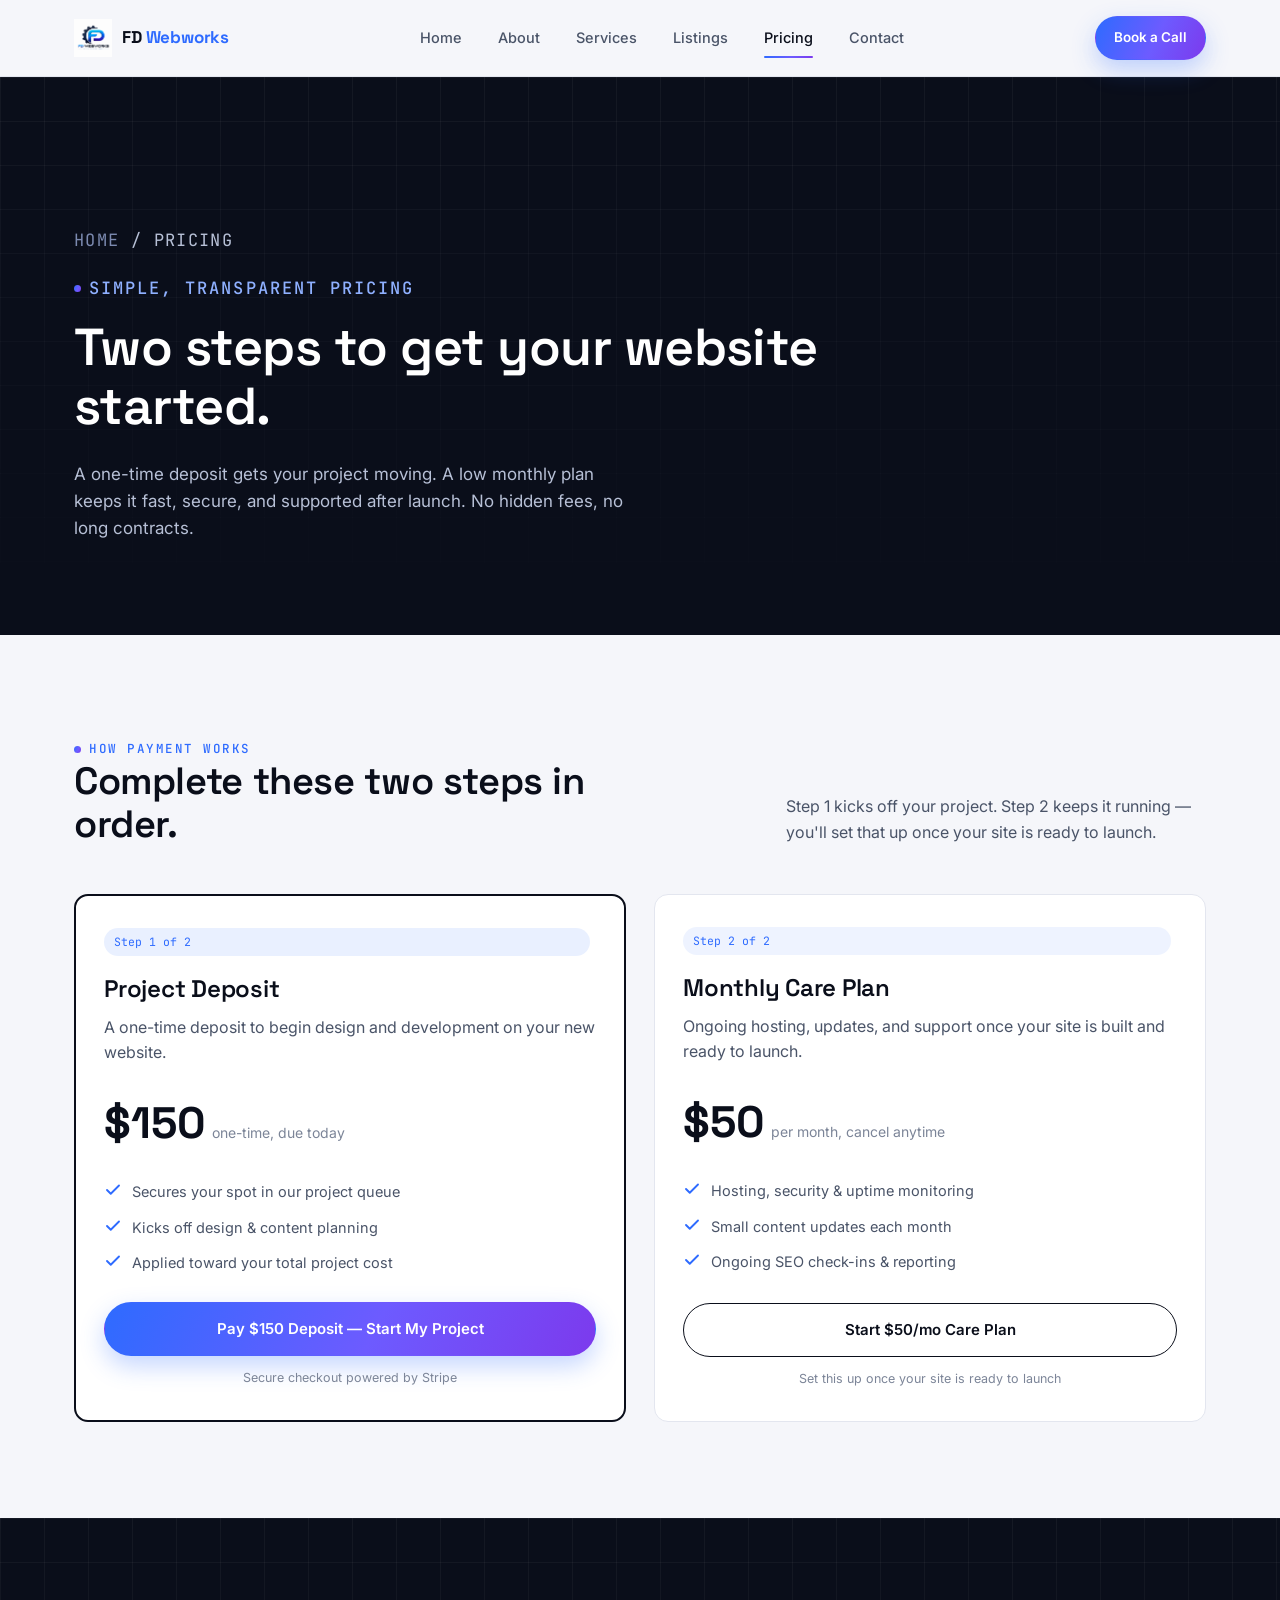
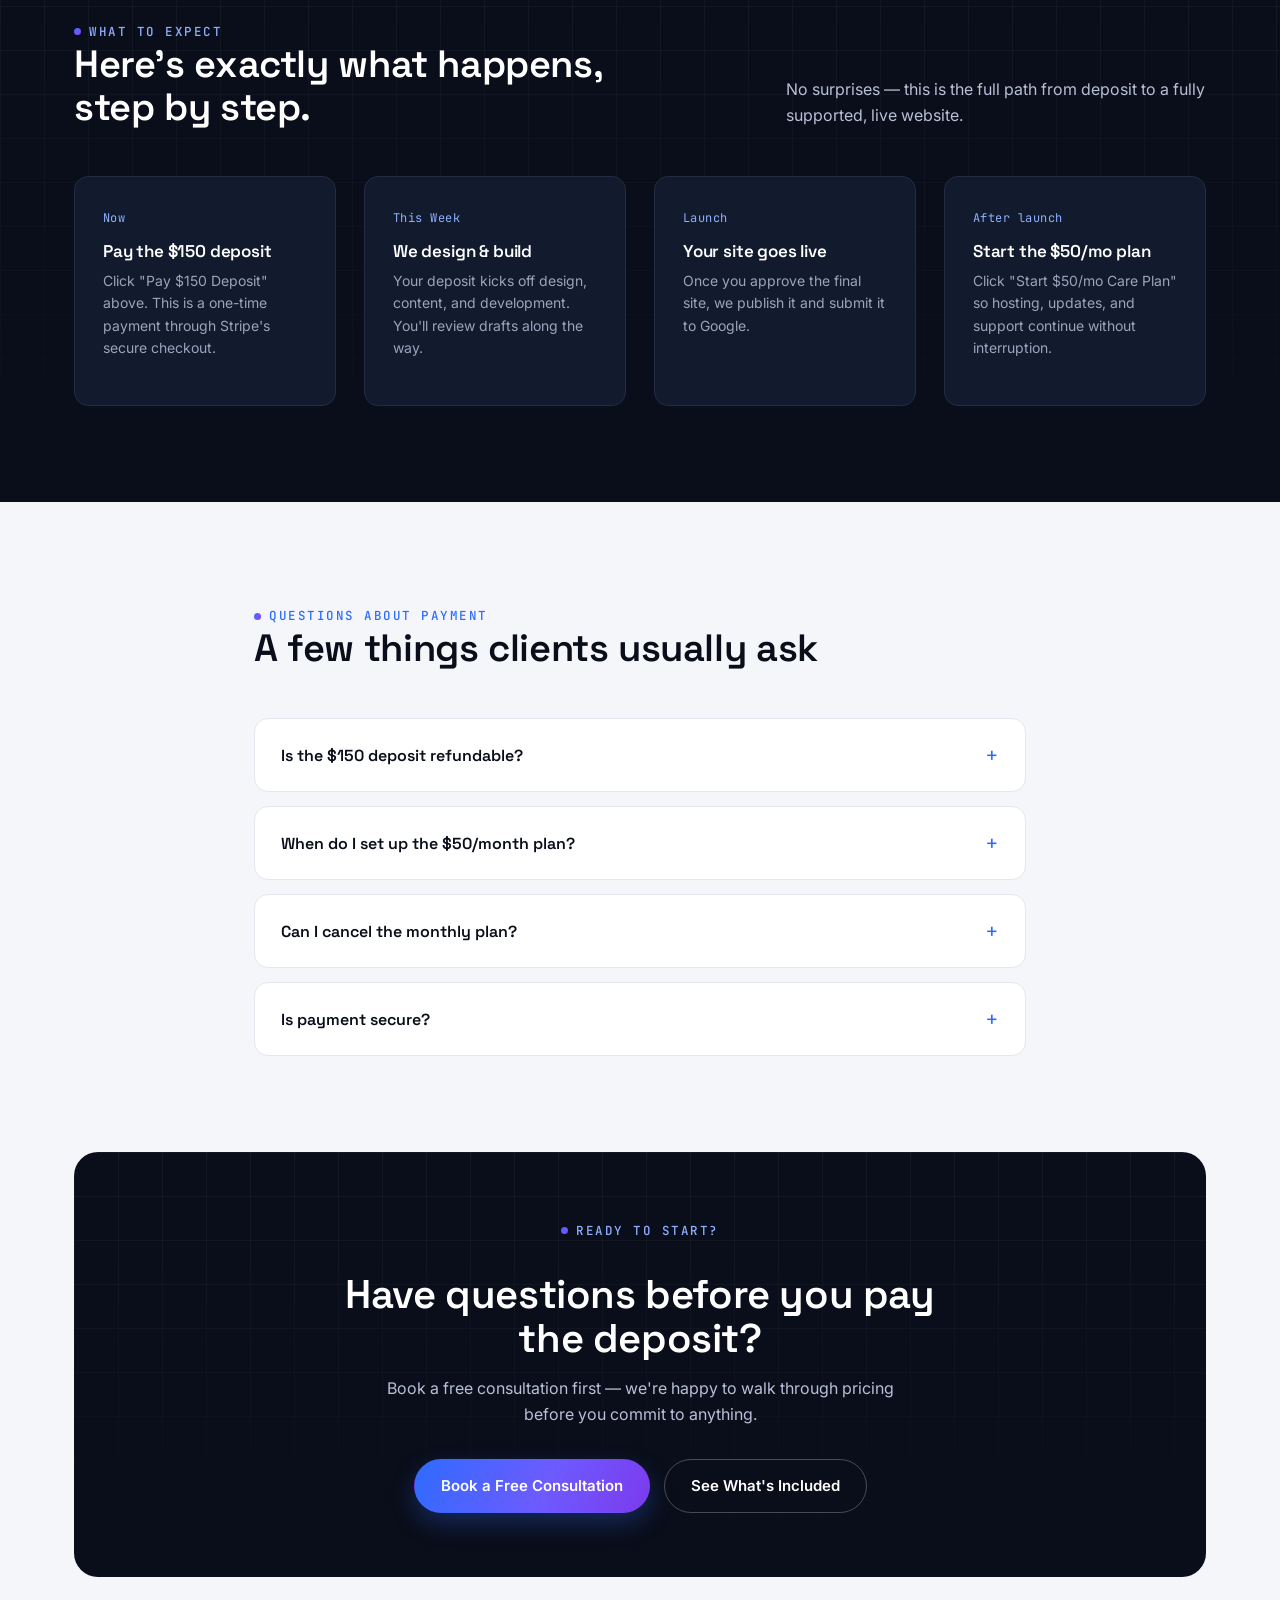
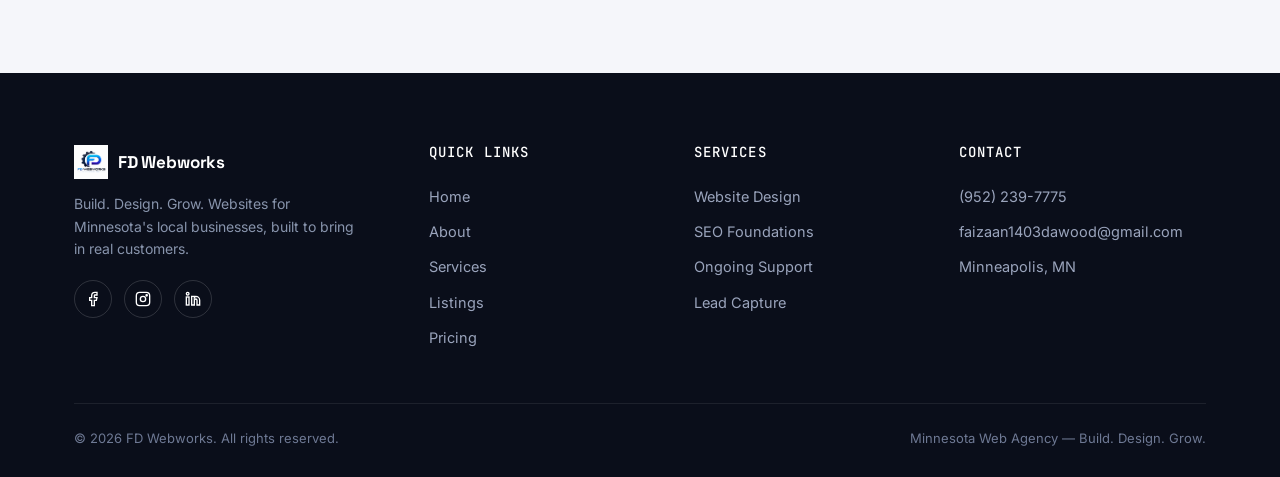
<file: pricing.html>
<!DOCTYPE html>
<html lang="en">
<head>
<meta charset="UTF-8">
<meta name="viewport" content="width=device-width, initial-scale=1.0">
<title>Pricing &amp; Get Started | FD Webworks — Minnesota Website Design</title>
<meta name="description" content="Get started with FD Webworks in two simple steps: a $150 deposit to kick off your project, then a $50/month plan that keeps your site fast, secure, and supported.">
<meta name="keywords" content="Minnesota Web Agency, FD Webworks Agency, Agency Minnesota, Create websites for local businesses">
<link rel="icon" href="images/logo.png" type="image/png">
<link rel="stylesheet" href="styles.css">
</head>
<body>

<!-- ============ HEADER ============ -->
<header class="site-header">
  <div class="wrap">
    <a href="index.html" class="brand" aria-label="FD Webworks home">
      <img src="images/logo.png" alt="FD Webworks logo">
      <span class="brand-name">FD <span>Webworks</span></span>
    </a>
    <nav class="nav-main" aria-label="Primary">
      <a href="index.html">Home</a>
      <a href="about.html">About</a>
      <a href="services.html">Services</a>
      <a href="listings.html">Listings</a>
      <a href="pricing.html" class="active">Pricing</a>
      <a href="contact.html">Contact</a>
    </nav>
    <div class="header-actions">
      <a href="contact.html" class="btn btn-primary btn-sm">Book a Call</a>
      <button class="menu-toggle" aria-label="Open menu" aria-expanded="false">
        <span></span><span></span><span></span>
      </button>
    </div>
  </div>
  <div class="mobile-nav" aria-label="Mobile">
    <a href="index.html">Home</a>
    <a href="about.html">About</a>
    <a href="services.html">Services</a>
    <a href="listings.html">Listings</a>
    <a href="pricing.html">Pricing</a>
    <a href="contact.html">Contact</a>
    <a href="contact.html" class="btn btn-primary btn-block">Book a Call</a>
  </div>
</header>

<!-- ============ PAGE HERO ============ -->
<section class="page-hero">
  <div class="blueprint"></div>
  <div class="wrap">
    <p class="breadcrumb"><a href="index.html">Home</a> / Pricing</p>
    <p class="eyebrow on-dark">Simple, transparent pricing</p>
    <h1>Two steps to get your website started.</h1>
    <p>A one-time deposit gets your project moving. A low monthly plan keeps it fast, secure, and supported after launch. No hidden fees, no long contracts.</p>
  </div>
</section>

<!-- ============ STEP-BY-STEP PAYMENT FLOW ============ -->
<section class="section-pad">
  <div class="wrap">
    <div class="section-head">
      <div>
        <p class="eyebrow">How payment works</p>
        <h2>Complete these two steps in order.</h2>
      </div>
      <p>Step 1 kicks off your project. Step 2 keeps it running — you'll set that up once your site is ready to launch.</p>
    </div>

    <div class="grid grid-2" style="align-items:stretch;">

      <!-- STEP 1 -->
      <div class="card" style="display:flex; flex-direction:column; border:2px solid var(--ink); position:relative;">
        <span class="tag" style="background:rgba(46,107,255,.1);">Step 1 of 2</span>
        <h3 style="font-size:24px; margin-top:14px;">Project Deposit</h3>
        <p style="margin-bottom:4px;">A one-time deposit to begin design and development on your new website.</p>

        <div style="display:flex; align-items:baseline; gap:6px; margin:18px 0 22px;">
          <span style="font-family:'Space Grotesk',sans-serif; font-size:44px; font-weight:700; color:var(--ink);">$150</span>
          <span style="color:var(--slate-light); font-size:14px;">one-time, due today</span>
        </div>

        <ul style="margin-bottom:28px;">
          <li style="display:flex; gap:10px; margin-bottom:12px; font-size:14.5px; color:var(--slate);">
            <svg width="18" height="18" viewBox="0 0 24 24" fill="none" stroke="#2E6BFF" stroke-width="2.5" stroke-linecap="round" stroke-linejoin="round" style="flex:none; margin-top:1px;"><path d="M20 6 9 17l-5-5"/></svg>
            Secures your spot in our project queue
          </li>
          <li style="display:flex; gap:10px; margin-bottom:12px; font-size:14.5px; color:var(--slate);">
            <svg width="18" height="18" viewBox="0 0 24 24" fill="none" stroke="#2E6BFF" stroke-width="2.5" stroke-linecap="round" stroke-linejoin="round" style="flex:none; margin-top:1px;"><path d="M20 6 9 17l-5-5"/></svg>
            Kicks off design &amp; content planning
          </li>
          <li style="display:flex; gap:10px; font-size:14.5px; color:var(--slate);">
            <svg width="18" height="18" viewBox="0 0 24 24" fill="none" stroke="#2E6BFF" stroke-width="2.5" stroke-linecap="round" stroke-linejoin="round" style="flex:none; margin-top:1px;"><path d="M20 6 9 17l-5-5"/></svg>
            Applied toward your total project cost
          </li>
        </ul>

        <a href="https://buy.stripe.com/test_fZufZh6zObsN9j82ny2Nq00" target="_blank" rel="noopener" class="btn btn-primary btn-block" style="margin-top:auto;">
          Pay $150 Deposit — Start My Project
        </a>
        <p style="font-size:12.5px; color:var(--slate-light); text-align:center; margin:12px 0 0;">Secure checkout powered by Stripe</p>
      </div>

      <!-- STEP 2 -->
      <div class="card" style="display:flex; flex-direction:column;">
        <span class="tag">Step 2 of 2</span>
        <h3 style="font-size:24px; margin-top:14px;">Monthly Care Plan</h3>
        <p style="margin-bottom:4px;">Ongoing hosting, updates, and support once your site is built and ready to launch.</p>

        <div style="display:flex; align-items:baseline; gap:6px; margin:18px 0 22px;">
          <span style="font-family:'Space Grotesk',sans-serif; font-size:44px; font-weight:700; color:var(--ink);">$50</span>
          <span style="color:var(--slate-light); font-size:14px;">per month, cancel anytime</span>
        </div>

        <ul style="margin-bottom:28px;">
          <li style="display:flex; gap:10px; margin-bottom:12px; font-size:14.5px; color:var(--slate);">
            <svg width="18" height="18" viewBox="0 0 24 24" fill="none" stroke="#2E6BFF" stroke-width="2.5" stroke-linecap="round" stroke-linejoin="round" style="flex:none; margin-top:1px;"><path d="M20 6 9 17l-5-5"/></svg>
            Hosting, security &amp; uptime monitoring
          </li>
          <li style="display:flex; gap:10px; margin-bottom:12px; font-size:14.5px; color:var(--slate);">
            <svg width="18" height="18" viewBox="0 0 24 24" fill="none" stroke="#2E6BFF" stroke-width="2.5" stroke-linecap="round" stroke-linejoin="round" style="flex:none; margin-top:1px;"><path d="M20 6 9 17l-5-5"/></svg>
            Small content updates each month
          </li>
          <li style="display:flex; gap:10px; font-size:14.5px; color:var(--slate);">
            <svg width="18" height="18" viewBox="0 0 24 24" fill="none" stroke="#2E6BFF" stroke-width="2.5" stroke-linecap="round" stroke-linejoin="round" style="flex:none; margin-top:1px;"><path d="M20 6 9 17l-5-5"/></svg>
            Ongoing SEO check-ins &amp; reporting
          </li>
        </ul>

        <a href="https://buy.stripe.com/test_bJe4gz0bq9kF1QGgeo2Nq01" target="_blank" rel="noopener" class="btn btn-ghost btn-block" style="margin-top:auto; border-color:var(--ink);">
          Start $50/mo Care Plan
        </a>
        <p style="font-size:12.5px; color:var(--slate-light); text-align:center; margin:12px 0 0;">Set this up once your site is ready to launch</p>
      </div>

    </div>
  </div>
</section>

<!-- ============ VISUAL STEP GUIDE ============ -->
<section class="section-pad" style="background:var(--ink); color:#fff; overflow:hidden;">
  <div class="blueprint"></div>
  <div class="wrap" style="position:relative; z-index:2;">
    <div class="section-head">
      <div>
        <p class="eyebrow on-dark">What to expect</p>
        <h2 style="color:#fff;">Here's exactly what happens, step by step.</h2>
      </div>
      <p style="color:#B7C0D6;">No surprises — this is the full path from deposit to a fully supported, live website.</p>
    </div>

    <div class="grid grid-4">
      <div class="card" style="background:var(--ink-soft); border-color:var(--line-dark);">
        <span class="num mono" style="color:#8FB0FF;">Now</span>
        <h3 style="font-size:17px; color:#fff;">Pay the $150 deposit</h3>
        <p style="font-size:14px; color:#9AA4BC;">Click "Pay $150 Deposit" above. This is a one-time payment through Stripe's secure checkout.</p>
      </div>
      <div class="card" style="background:var(--ink-soft); border-color:var(--line-dark);">
        <span class="num mono" style="color:#8FB0FF;">This Week</span>
        <h3 style="font-size:17px; color:#fff;">We design &amp; build</h3>
        <p style="font-size:14px; color:#9AA4BC;">Your deposit kicks off design, content, and development. You'll review drafts along the way.</p>
      </div>
      <div class="card" style="background:var(--ink-soft); border-color:var(--line-dark);">
        <span class="num mono" style="color:#8FB0FF;">Launch</span>
        <h3 style="font-size:17px; color:#fff;">Your site goes live</h3>
        <p style="font-size:14px; color:#9AA4BC;">Once you approve the final site, we publish it and submit it to Google.</p>
      </div>
      <div class="card" style="background:var(--ink-soft); border-color:var(--line-dark);">
        <span class="num mono" style="color:#8FB0FF;">After launch</span>
        <h3 style="font-size:17px; color:#fff;">Start the $50/mo plan</h3>
        <p style="font-size:14px; color:#9AA4BC;">Click "Start $50/mo Care Plan" so hosting, updates, and support continue without interruption.</p>
      </div>
    </div>
  </div>
</section>

<!-- ============ FAQ ============ -->
<section class="section-pad">
  <div class="wrap" style="max-width:820px;">
    <div class="section-head" style="max-width:100%;">
      <div>
        <p class="eyebrow">Questions about payment</p>
        <h2>A few things clients usually ask</h2>
      </div>
    </div>

    <div class="faq-list">
      <div class="faq-item card" style="padding:0; margin-bottom:14px;">
        <button class="faq-q" style="width:100%; text-align:left; background:none; border:none; padding:22px 26px; display:flex; justify-content:space-between; align-items:center; font-family:'Space Grotesk',sans-serif; font-weight:600; font-size:16px; color:var(--ink);">
          Is the $150 deposit refundable?
          <span class="faq-icon" aria-hidden="true">+</span>
        </button>
        <div class="faq-a" style="padding:0 26px 22px; color:var(--slate); font-size:15px;">
          The deposit secures your project slot and covers initial design work, so it's non-refundable once we begin. It's applied in full toward your total project cost.
        </div>
      </div>
      <div class="faq-item card" style="padding:0; margin-bottom:14px;">
        <button class="faq-q" style="width:100%; text-align:left; background:none; border:none; padding:22px 26px; display:flex; justify-content:space-between; align-items:center; font-family:'Space Grotesk',sans-serif; font-weight:600; font-size:16px; color:var(--ink);">
          When do I set up the $50/month plan?
          <span class="faq-icon" aria-hidden="true">+</span>
        </button>
        <div class="faq-a" style="padding:0 26px 22px; color:var(--slate); font-size:15px;">
          Not until your site is built and ready to go live. We'll send you the "Start $50/mo Care Plan" link at that point — there's no need to set it up in advance.
        </div>
      </div>
      <div class="faq-item card" style="padding:0; margin-bottom:14px;">
        <button class="faq-q" style="width:100%; text-align:left; background:none; border:none; padding:22px 26px; display:flex; justify-content:space-between; align-items:center; font-family:'Space Grotesk',sans-serif; font-weight:600; font-size:16px; color:var(--ink);">
          Can I cancel the monthly plan?
          <span class="faq-icon" aria-hidden="true">+</span>
        </button>
        <div class="faq-a" style="padding:0 26px 22px; color:var(--slate); font-size:15px;">
          Yes, anytime. Just know that hosting, security updates, and support pause when the plan ends, so your site stops being actively maintained.
        </div>
      </div>
      <div class="faq-item card" style="padding:0;">
        <button class="faq-q" style="width:100%; text-align:left; background:none; border:none; padding:22px 26px; display:flex; justify-content:space-between; align-items:center; font-family:'Space Grotesk',sans-serif; font-weight:600; font-size:16px; color:var(--ink);">
          Is payment secure?
          <span class="faq-icon" aria-hidden="true">+</span>
        </button>
        <div class="faq-a" style="padding:0 26px 22px; color:var(--slate); font-size:15px;">
          Yes. Both links above go through Stripe, one of the most trusted payment processors online. We never see or store your card details.
        </div>
      </div>
    </div>
  </div>
</section>

<!-- ============ FINAL CTA ============ -->
<section class="section-pad" style="padding-top:0;">
  <div class="wrap">
    <div class="cta-band">
      <div class="blueprint"></div>
      <div style="position:relative; z-index:2;">
        <p class="eyebrow on-dark" style="justify-content:center;">Ready to start?</p>
        <h2>Have questions before you pay the deposit?</h2>
        <p>Book a free consultation first — we're happy to walk through pricing before you commit to anything.</p>
        <div class="hero-actions">
          <a href="contact.html" class="btn btn-primary">Book a Free Consultation</a>
          <a href="services.html" class="btn btn-ghost on-dark">See What's Included</a>
        </div>
      </div>
    </div>
  </div>
</section>

<!-- ============ FOOTER ============ -->
<footer class="site-footer">
  <div class="wrap">
    <div class="footer-grid">
      <div class="footer-brand">
        <div class="brand">
          <img src="images/logo.png" alt="FD Webworks logo" style="height:34px;">
          <span class="brand-name">FD Webworks</span>
        </div>
        <p>Build. Design. Grow. Websites for Minnesota's local businesses, built to bring in real customers.</p>
        <div class="social-row">
          <a href="#" aria-label="FD Webworks on Facebook"><svg width="16" height="16" viewBox="0 0 24 24" fill="none" stroke="#fff" stroke-width="2"><path d="M18 2h-3a5 5 0 0 0-5 5v3H7v4h3v8h4v-8h3l1-4h-4V7a1 1 0 0 1 1-1h3z"/></svg></a>
          <a href="#" aria-label="FD Webworks on Instagram"><svg width="16" height="16" viewBox="0 0 24 24" fill="none" stroke="#fff" stroke-width="2"><rect x="2" y="2" width="20" height="20" rx="5"/><circle cx="12" cy="12" r="4"/><circle cx="17.5" cy="6.5" r="1"/></svg></a>
          <a href="#" aria-label="FD Webworks on LinkedIn"><svg width="16" height="16" viewBox="0 0 24 24" fill="none" stroke="#fff" stroke-width="2"><path d="M16 8a6 6 0 0 1 6 6v7h-4v-7a2 2 0 0 0-4 0v7h-4V8h4v2a6 6 0 0 1 2-2z"/><rect x="2" y="9" width="4" height="12"/><circle cx="4" cy="4" r="2"/></svg></a>
        </div>
      </div>
      <div>
        <h4>Quick Links</h4>
        <a href="index.html">Home</a>
        <a href="about.html">About</a>
        <a href="services.html">Services</a>
        <a href="listings.html">Listings</a>
        <a href="pricing.html">Pricing</a>
      </div>
      <div>
        <h4>Services</h4>
        <a href="services.html">Website Design</a>
        <a href="services.html">SEO Foundations</a>
        <a href="services.html">Ongoing Support</a>
        <a href="services.html">Lead Capture</a>
      </div>
      <div>
        <h4>Contact</h4>
        <a href="tel:+19522397775">(952) 239-7775</a>
        <a href="mailto:faizaan1403dawood@gmail.com">faizaan1403dawood@gmail.com</a>
        <a href="contact.html">Minneapolis, MN</a>
      </div>
    </div>
    <div class="footer-bottom">
      <span>© 2026 FD Webworks. All rights reserved.</span>
      <span>Minnesota Web Agency — Build. Design. Grow.</span>
    </div>
  </div>
</footer>

<style>
  .faq-icon{ font-size:22px; font-weight:400; color:var(--blue); transition:transform .2s ease; flex:none; margin-left:16px; }
  .faq-a{ display:none; }
  .faq-item.open .faq-a{ display:block; }
  .faq-item.open .faq-icon{ transform:rotate(45deg); }
</style>

<script src="script.js"></script>
</body>
</html>
</file>
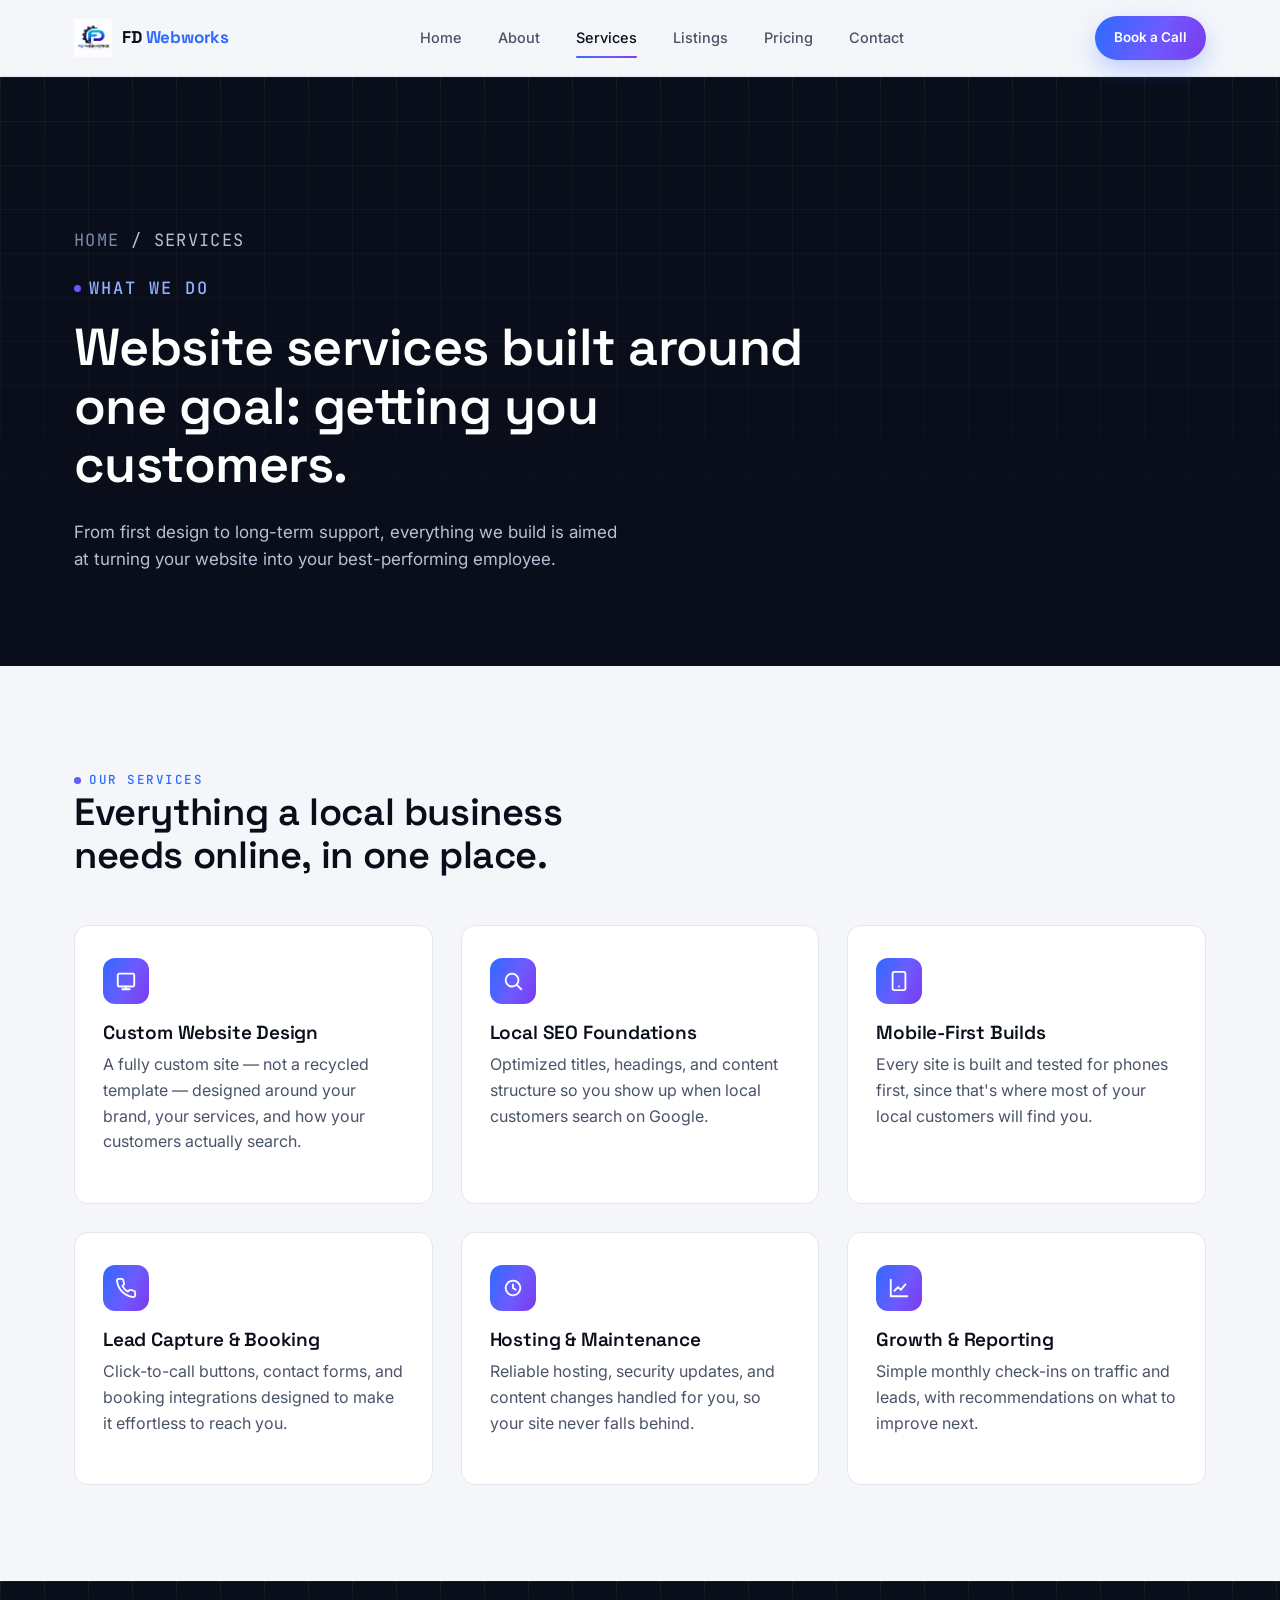
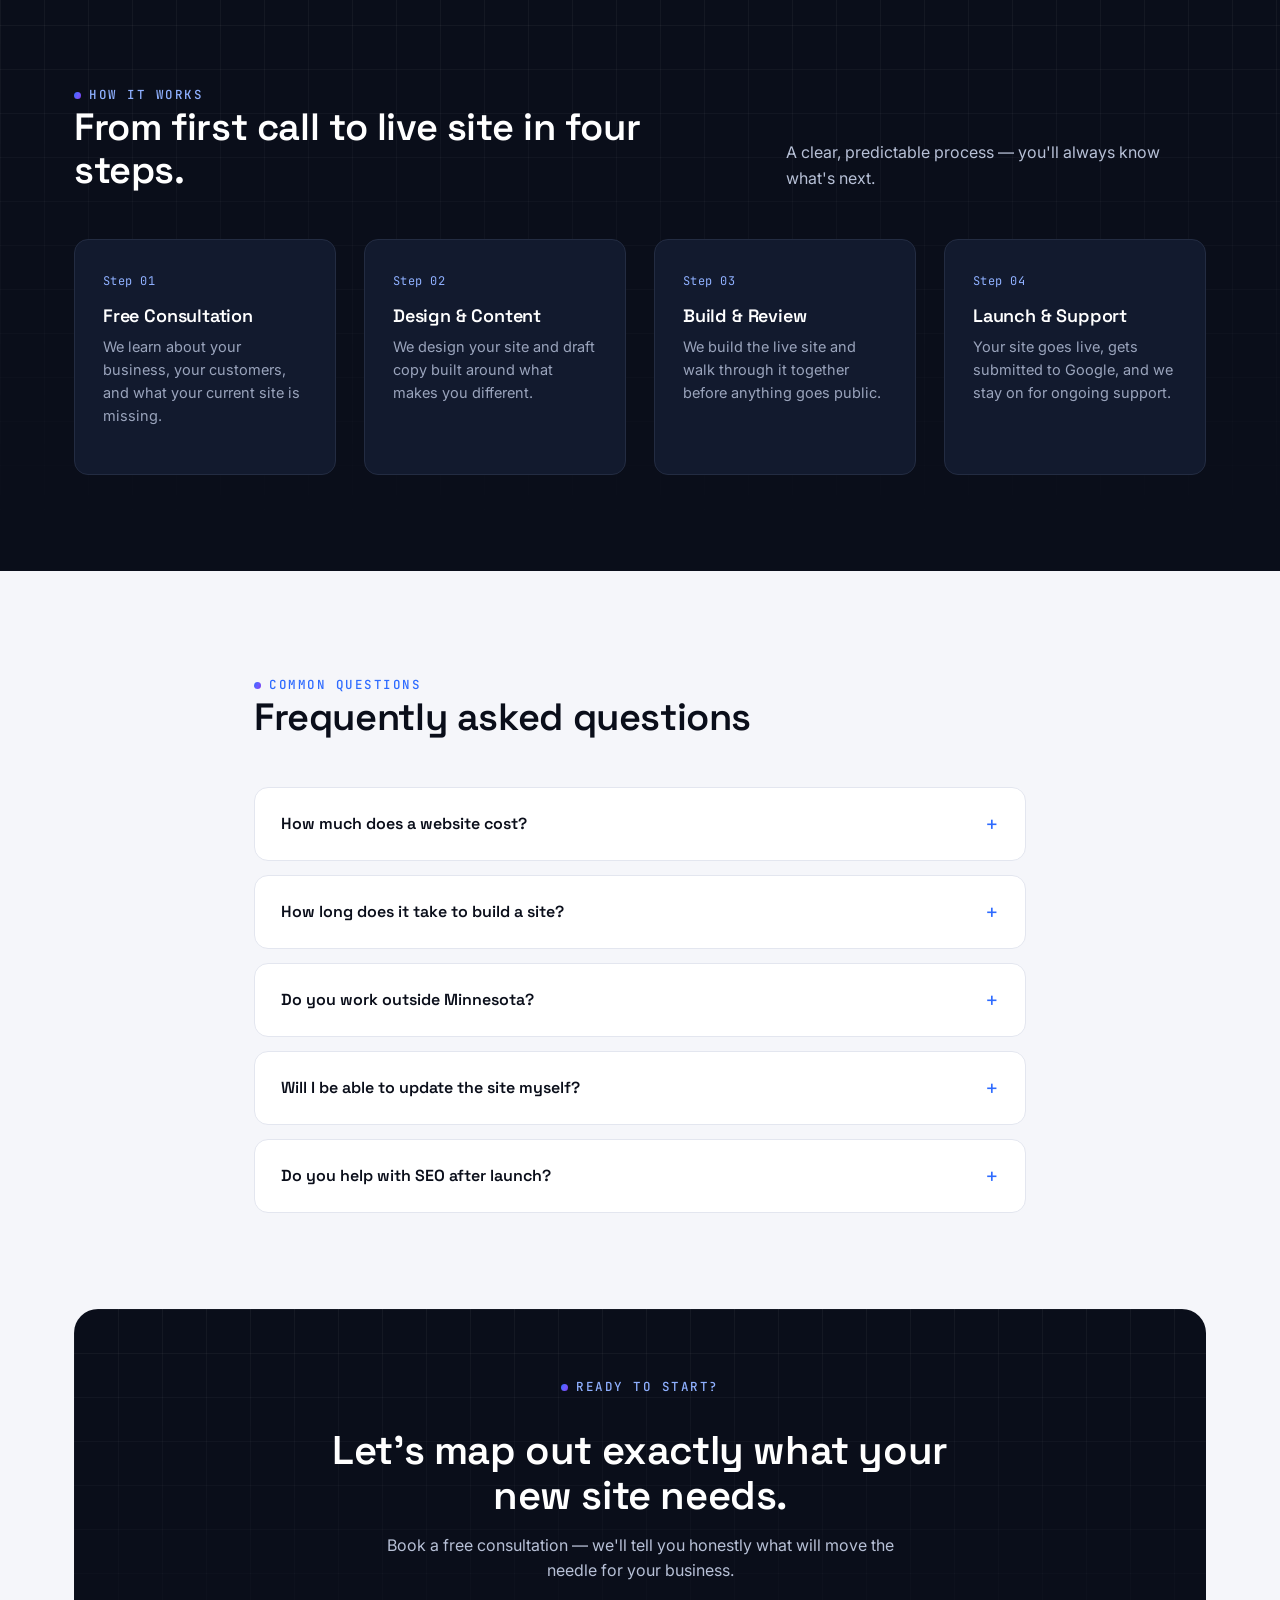
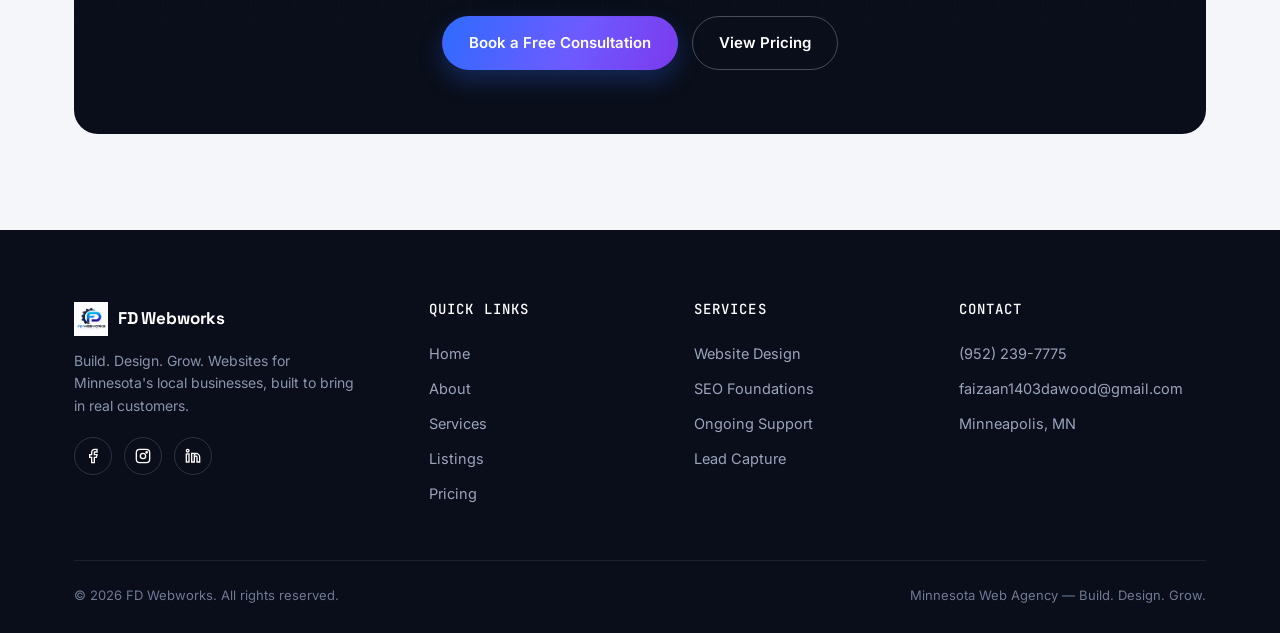
<file: services.html>
<!DOCTYPE html>
<html lang="en">
<head>
<meta charset="UTF-8">
<meta name="viewport" content="width=device-width, initial-scale=1.0">
<title>Services | FD Webworks — Website Design for Minnesota Businesses</title>
<meta name="description" content="Website design, SEO foundations, lead capture, and ongoing support for Minnesota local businesses. See how FD Webworks builds sites that convert.">
<meta name="keywords" content="Minnesota Web Agency, FD Webworks Agency, Agency Minnesota, Create websites for local businesses">
<link rel="icon" href="images/logo.png" type="image/png">
<link rel="stylesheet" href="styles.css">
</head>
<body>

<!-- ============ HEADER ============ -->
<header class="site-header">
  <div class="wrap">
    <a href="index.html" class="brand" aria-label="FD Webworks home">
      <img src="images/logo.png" alt="FD Webworks logo">
      <span class="brand-name">FD <span>Webworks</span></span>
    </a>
    <nav class="nav-main" aria-label="Primary">
      <a href="index.html">Home</a>
      <a href="about.html">About</a>
      <a href="services.html" class="active">Services</a>
      <a href="listings.html">Listings</a>
      <a href="pricing.html">Pricing</a>
      <a href="contact.html">Contact</a>
    </nav>
    <div class="header-actions">
      <a href="contact.html" class="btn btn-primary btn-sm">Book a Call</a>
      <button class="menu-toggle" aria-label="Open menu" aria-expanded="false">
        <span></span><span></span><span></span>
      </button>
    </div>
  </div>
  <div class="mobile-nav" aria-label="Mobile">
    <a href="index.html">Home</a>
    <a href="about.html">About</a>
    <a href="services.html">Services</a>
    <a href="listings.html">Listings</a>
    <a href="pricing.html">Pricing</a>
    <a href="contact.html">Contact</a>
    <a href="contact.html" class="btn btn-primary btn-block">Book a Call</a>
  </div>
</header>

<!-- ============ PAGE HERO ============ -->
<section class="page-hero">
  <div class="blueprint"></div>
  <div class="wrap">
    <p class="breadcrumb"><a href="index.html">Home</a> / Services</p>
    <p class="eyebrow on-dark">What we do</p>
    <h1>Website services built around one goal: getting you customers.</h1>
    <p>From first design to long-term support, everything we build is aimed at turning your website into your best-performing employee.</p>
  </div>
</section>

<!-- ============ SERVICE GRID ============ -->
<section class="section-pad">
  <div class="wrap">
    <div class="section-head">
      <div>
        <p class="eyebrow">Our services</p>
        <h2>Everything a local business needs online, in one place.</h2>
      </div>
    </div>

    <div class="grid grid-3">
      <div class="card">
        <div class="icon-tile" aria-hidden="true">
          <svg viewBox="0 0 24 24" fill="none" stroke="currentColor" stroke-width="2" stroke-linecap="round" stroke-linejoin="round"><rect x="3" y="4" width="18" height="14" rx="2"/><path d="M8 21h8M12 18v3"/></svg>
        </div>
        <h3 style="font-size:19px;">Custom Website Design</h3>
        <p>A fully custom site — not a recycled template — designed around your brand, your services, and how your customers actually search.</p>
      </div>
      <div class="card">
        <div class="icon-tile" aria-hidden="true">
          <svg viewBox="0 0 24 24" fill="none" stroke="currentColor" stroke-width="2" stroke-linecap="round" stroke-linejoin="round"><circle cx="11" cy="11" r="7"/><path d="m21 21-4.3-4.3"/></svg>
        </div>
        <h3 style="font-size:19px;">Local SEO Foundations</h3>
        <p>Optimized titles, headings, and content structure so you show up when local customers search on Google.</p>
      </div>
      <div class="card">
        <div class="icon-tile" aria-hidden="true">
          <svg viewBox="0 0 24 24" fill="none" stroke="currentColor" stroke-width="2" stroke-linecap="round" stroke-linejoin="round"><rect x="5" y="2" width="14" height="20" rx="2"/><path d="M12 18h.01"/></svg>
        </div>
        <h3 style="font-size:19px;">Mobile-First Builds</h3>
        <p>Every site is built and tested for phones first, since that's where most of your local customers will find you.</p>
      </div>
      <div class="card">
        <div class="icon-tile" aria-hidden="true">
          <svg viewBox="0 0 24 24" fill="none" stroke="currentColor" stroke-width="2" stroke-linecap="round" stroke-linejoin="round"><path d="M22 16.92v3a2 2 0 0 1-2.18 2 19.79 19.79 0 0 1-8.63-3.07 19.5 19.5 0 0 1-6-6 19.79 19.79 0 0 1-3.07-8.67A2 2 0 0 1 4.11 2h3a2 2 0 0 1 2 1.72c.13.96.36 1.9.68 2.81a2 2 0 0 1-.45 2.11L8.09 9.91a16 16 0 0 0 6 6l1.27-1.27a2 2 0 0 1 2.11-.45c.91.32 1.85.55 2.81.68A2 2 0 0 1 22 16.92z"/></svg>
        </div>
        <h3 style="font-size:19px;">Lead Capture &amp; Booking</h3>
        <p>Click-to-call buttons, contact forms, and booking integrations designed to make it effortless to reach you.</p>
      </div>
      <div class="card">
        <div class="icon-tile" aria-hidden="true">
          <svg viewBox="0 0 24 24" fill="none" stroke="currentColor" stroke-width="2" stroke-linecap="round" stroke-linejoin="round"><path d="M12 20a8 8 0 1 0 0-16 8 8 0 0 0 0 16z"/><path d="M12 8v4l3 2"/></svg>
        </div>
        <h3 style="font-size:19px;">Hosting &amp; Maintenance</h3>
        <p>Reliable hosting, security updates, and content changes handled for you, so your site never falls behind.</p>
      </div>
      <div class="card">
        <div class="icon-tile" aria-hidden="true">
          <svg viewBox="0 0 24 24" fill="none" stroke="currentColor" stroke-width="2" stroke-linecap="round" stroke-linejoin="round"><path d="M3 3v18h18"/><path d="M7 15l4-4 3 3 5-6"/></svg>
        </div>
        <h3 style="font-size:19px;">Growth &amp; Reporting</h3>
        <p>Simple monthly check-ins on traffic and leads, with recommendations on what to improve next.</p>
      </div>
    </div>
  </div>
</section>

<!-- ============ HOW IT WORKS ============ -->
<section class="section-pad" style="background:var(--ink); color:#fff; overflow:hidden;">
  <div class="blueprint"></div>
  <div class="wrap" style="position:relative; z-index:2;">
    <div class="section-head">
      <div>
        <p class="eyebrow on-dark">How it works</p>
        <h2 style="color:#fff;">From first call to live site in four steps.</h2>
      </div>
      <p style="color:#B7C0D6;">A clear, predictable process — you'll always know what's next.</p>
    </div>

    <div class="grid grid-4">
      <div class="card" style="background:var(--ink-soft); border-color:var(--line-dark);">
        <span class="num mono" style="color:#8FB0FF;">Step 01</span>
        <h3 style="font-size:18px; color:#fff;">Free Consultation</h3>
        <p style="font-size:14.5px; color:#9AA4BC;">We learn about your business, your customers, and what your current site is missing.</p>
      </div>
      <div class="card" style="background:var(--ink-soft); border-color:var(--line-dark);">
        <span class="num mono" style="color:#8FB0FF;">Step 02</span>
        <h3 style="font-size:18px; color:#fff;">Design &amp; Content</h3>
        <p style="font-size:14.5px; color:#9AA4BC;">We design your site and draft copy built around what makes you different.</p>
      </div>
      <div class="card" style="background:var(--ink-soft); border-color:var(--line-dark);">
        <span class="num mono" style="color:#8FB0FF;">Step 03</span>
        <h3 style="font-size:18px; color:#fff;">Build &amp; Review</h3>
        <p style="font-size:14.5px; color:#9AA4BC;">We build the live site and walk through it together before anything goes public.</p>
      </div>
      <div class="card" style="background:var(--ink-soft); border-color:var(--line-dark);">
        <span class="num mono" style="color:#8FB0FF;">Step 04</span>
        <h3 style="font-size:18px; color:#fff;">Launch &amp; Support</h3>
        <p style="font-size:14.5px; color:#9AA4BC;">Your site goes live, gets submitted to Google, and we stay on for ongoing support.</p>
      </div>
    </div>
  </div>
</section>

<!-- ============ FAQ ============ -->
<section class="section-pad">
  <div class="wrap" style="max-width:820px;">
    <div class="section-head" style="max-width:100%;">
      <div>
        <p class="eyebrow">Common questions</p>
        <h2>Frequently asked questions</h2>
      </div>
    </div>

    <div class="faq-list">
      <div class="faq-item card" style="padding:0; margin-bottom:14px;">
        <button class="faq-q" style="width:100%; text-align:left; background:none; border:none; padding:22px 26px; display:flex; justify-content:space-between; align-items:center; font-family:'Space Grotesk',sans-serif; font-weight:600; font-size:16px; color:var(--ink);">
          How much does a website cost?
          <span class="faq-icon" aria-hidden="true">+</span>
        </button>
        <div class="faq-a" style="padding:0 26px 22px; color:var(--slate); font-size:15px;">
          Most local business sites range from a simple 5-page site to larger multi-service sites. We quote a flat project price after your free consultation, based on the pages and features you need — no hourly surprises.
        </div>
      </div>
      <div class="faq-item card" style="padding:0; margin-bottom:14px;">
        <button class="faq-q" style="width:100%; text-align:left; background:none; border:none; padding:22px 26px; display:flex; justify-content:space-between; align-items:center; font-family:'Space Grotesk',sans-serif; font-weight:600; font-size:16px; color:var(--ink);">
          How long does it take to build a site?
          <span class="faq-icon" aria-hidden="true">+</span>
        </button>
        <div class="faq-a" style="padding:0 26px 22px; color:var(--slate); font-size:15px;">
          Most projects are built and launched within a week from kickoff, depending on scope and how quickly we receive your content and feedback.
        </div>
      </div>
      <div class="faq-item card" style="padding:0; margin-bottom:14px;">
        <button class="faq-q" style="width:100%; text-align:left; background:none; border:none; padding:22px 26px; display:flex; justify-content:space-between; align-items:center; font-family:'Space Grotesk',sans-serif; font-weight:600; font-size:16px; color:var(--ink);">
          Do you work outside Minnesota?
          <span class="faq-icon" aria-hidden="true">+</span>
        </button>
        <div class="faq-a" style="padding:0 26px 22px; color:var(--slate); font-size:15px;">
          We're based in Minnesota and specialize in local Minnesota businesses, but we're happy to talk if you're outside the state — reach out and we'll let you know if it's a fit.
        </div>
      </div>
      <div class="faq-item card" style="padding:0; margin-bottom:14px;">
        <button class="faq-q" style="width:100%; text-align:left; background:none; border:none; padding:22px 26px; display:flex; justify-content:space-between; align-items:center; font-family:'Space Grotesk',sans-serif; font-weight:600; font-size:16px; color:var(--ink);">
          Will I be able to update the site myself?
          <span class="faq-icon" aria-hidden="true">+</span>
        </button>
        <div class="faq-a" style="padding:0 26px 22px; color:var(--slate); font-size:15px;">
          Yes. We set every site up so you can make simple content updates yourself, and we're always available for anything bigger through our support plans.
        </div>
      </div>
      <div class="faq-item card" style="padding:0;">
        <button class="faq-q" style="width:100%; text-align:left; background:none; border:none; padding:22px 26px; display:flex; justify-content:space-between; align-items:center; font-family:'Space Grotesk',sans-serif; font-weight:600; font-size:16px; color:var(--ink);">
          Do you help with SEO after launch?
          <span class="faq-icon" aria-hidden="true">+</span>
        </button>
        <div class="faq-a" style="padding:0 26px 22px; color:var(--slate); font-size:15px;">
          Every site launches with SEO foundations built in, and our ongoing support plans include monthly check-ins and recommendations to keep improving your search visibility.
        </div>
      </div>
    </div>
  </div>
</section>

<!-- ============ FINAL CTA ============ -->
<section class="section-pad" style="padding-top:0;">
  <div class="wrap">
    <div class="cta-band">
      <div class="blueprint"></div>
      <div style="position:relative; z-index:2;">
        <p class="eyebrow on-dark" style="justify-content:center;">Ready to start?</p>
        <h2>Let's map out exactly what your new site needs.</h2>
        <p>Book a free consultation — we'll tell you honestly what will move the needle for your business.</p>
        <div class="hero-actions">
          <a href="contact.html" class="btn btn-primary">Book a Free Consultation</a>
          <a href="pricing.html" class="btn btn-ghost on-dark">View Pricing</a>
        </div>
      </div>
    </div>
  </div>
</section>

<!-- ============ FOOTER ============ -->
<footer class="site-footer">
  <div class="wrap">
    <div class="footer-grid">
      <div class="footer-brand">
        <div class="brand">
          <img src="images/logo.png" alt="FD Webworks logo" style="height:34px;">
          <span class="brand-name">FD Webworks</span>
        </div>
        <p>Build. Design. Grow. Websites for Minnesota's local businesses, built to bring in real customers.</p>
        <div class="social-row">
          <a href="#" aria-label="FD Webworks on Facebook"><svg width="16" height="16" viewBox="0 0 24 24" fill="none" stroke="#fff" stroke-width="2"><path d="M18 2h-3a5 5 0 0 0-5 5v3H7v4h3v8h4v-8h3l1-4h-4V7a1 1 0 0 1 1-1h3z"/></svg></a>
          <a href="#" aria-label="FD Webworks on Instagram"><svg width="16" height="16" viewBox="0 0 24 24" fill="none" stroke="#fff" stroke-width="2"><rect x="2" y="2" width="20" height="20" rx="5"/><circle cx="12" cy="12" r="4"/><circle cx="17.5" cy="6.5" r="1"/></svg></a>
          <a href="#" aria-label="FD Webworks on LinkedIn"><svg width="16" height="16" viewBox="0 0 24 24" fill="none" stroke="#fff" stroke-width="2"><path d="M16 8a6 6 0 0 1 6 6v7h-4v-7a2 2 0 0 0-4 0v7h-4V8h4v2a6 6 0 0 1 2-2z"/><rect x="2" y="9" width="4" height="12"/><circle cx="4" cy="4" r="2"/></svg></a>
        </div>
      </div>
      <div>
        <h4>Quick Links</h4>
        <a href="index.html">Home</a>
        <a href="about.html">About</a>
        <a href="services.html">Services</a>
        <a href="listings.html">Listings</a>
        <a href="pricing.html">Pricing</a>
      </div>
      <div>
        <h4>Services</h4>
        <a href="services.html">Website Design</a>
        <a href="services.html">SEO Foundations</a>
        <a href="services.html">Ongoing Support</a>
        <a href="services.html">Lead Capture</a>
      </div>
      <div>
        <h4>Contact</h4>
        <a href="tel:+19522397775">(952) 239-7775</a>
        <a href="mailto:faizaan1403dawood@gmail.com">faizaan1403dawood@gmail.com</a>
        <a href="contact.html">Minneapolis, MN</a>
      </div>
    </div>
    <div class="footer-bottom">
      <span>© 2026 FD Webworks. All rights reserved.</span>
      <span>Minnesota Web Agency — Build. Design. Grow.</span>
    </div>
  </div>
</footer>

<style>
  .faq-icon{ font-size:22px; font-weight:400; color:var(--blue); transition:transform .2s ease; flex:none; margin-left:16px; }
  .faq-a{ display:none; }
  .faq-item.open .faq-a{ display:block; }
  .faq-item.open .faq-icon{ transform:rotate(45deg); }
</style>

<script src="script.js"></script>
</body>
</html>
</file>
<file: styles.css>
/* =========================================================
   FD WEBWORKS — Design System
   Palette:  --ink #0A0E1A  --ink-soft #121A2E  --surface #F5F6FA
             --blue #2E6BFF  --violet #7C3AED  --slate #4A5468
             --line #E3E6EF
   Type:     Display  — 'Space Grotesk'
             Body     — 'Inter'
             Utility  — 'JetBrains Mono' (eyebrows, tags, coordinates)
   Signature: Blueprint grid + browser-chrome frame motif
   ========================================================= */

@import url('https://fonts.googleapis.com/css2?family=Space+Grotesk:wght@500;600;700&family=Inter:wght@400;500;600;700&family=JetBrains+Mono:wght@400;500&display=swap');

:root{
  --ink:#0A0E1A;
  --ink-soft:#121A2E;
  --surface:#F5F6FA;
  --white:#FFFFFF;
  --blue:#2E6BFF;
  --violet:#7C3AED;
  --slate:#4A5468;
  --slate-light:#7C8598;
  --line:#E3E6EF;
  --line-dark:#232C42;
  --grad: linear-gradient(115deg,#2E6BFF 0%, #6D5BFF 55%, #7C3AED 100%);
  --shadow-sm: 0 1px 2px rgba(10,14,26,.06);
  --shadow-md: 0 8px 24px rgba(10,14,26,.08);
  --shadow-lg: 0 24px 60px rgba(10,14,26,.16);
  --radius: 14px;
  --radius-sm: 8px;
}

*,*::before,*::after{ box-sizing:border-box; }
html{ scroll-behavior:smooth; }
body{
  margin:0;
  font-family:'Inter', sans-serif;
  color:var(--ink);
  background:var(--surface);
  -webkit-font-smoothing:antialiased;
  line-height:1.6;
}
img{ max-width:100%; display:block; }
a{ color:inherit; text-decoration:none; }
ul{ list-style:none; margin:0; padding:0; }
button{ font-family:inherit; cursor:pointer; }
h1,h2,h3,h4{
  font-family:'Space Grotesk', sans-serif;
  font-weight:600;
  line-height:1.12;
  margin:0 0 .5em;
  letter-spacing:-0.01em;
}
p{ margin:0 0 1em; color:var(--slate); }
.mono{
  font-family:'JetBrains Mono', monospace;
  letter-spacing:.04em;
}
:focus-visible{
  outline:2px solid var(--blue);
  outline-offset:3px;
}
@media (prefers-reduced-motion: reduce){
  *{ animation-duration:.001ms !important; animation-iteration-count:1 !important; transition-duration:.001ms !important; scroll-behavior:auto !important; }
}

/* ---------- Layout helpers ---------- */
.wrap{
  width:100%;
  max-width:1180px;
  margin:0 auto;
  padding:0 24px;
}
section{ position:relative; }
.section-pad{ padding:96px 0; }
@media (max-width:768px){ .section-pad{ padding:64px 0; } }

.eyebrow{
  display:inline-flex;
  align-items:center;
  gap:8px;
  font-family:'JetBrains Mono', monospace;
  font-size:12.5px;
  font-weight:500;
  letter-spacing:.12em;
  text-transform:uppercase;
  color:var(--blue);
  margin-bottom:16px;
}
.eyebrow::before{
  content:"";
  width:7px; height:7px; border-radius:50%;
  background:var(--grad);
  flex:none;
}
.eyebrow.on-dark{ color:#8FB0FF; }

.grad-text{
  background:var(--grad);
  -webkit-background-clip:text;
  background-clip:text;
  color:transparent;
}

/* Blueprint grid texture, used behind dark sections */
.blueprint{
  position:absolute; inset:0;
  background-image:
    linear-gradient(rgba(255,255,255,.05) 1px, transparent 1px),
    linear-gradient(90deg, rgba(255,255,255,.05) 1px, transparent 1px);
  background-size:44px 44px;
  mask-image:linear-gradient(180deg, rgba(0,0,0,.9), rgba(0,0,0,0));
  pointer-events:none;
}

/* ---------- Buttons ---------- */
.btn{
  display:inline-flex;
  align-items:center;
  justify-content:center;
  gap:8px;
  padding:14px 26px;
  border-radius:100px;
  font-weight:600;
  font-size:15px;
  border:1px solid transparent;
  transition:transform .18s ease, box-shadow .18s ease, background .18s ease, color .18s ease, border-color .18s ease;
  white-space:nowrap;
}
.btn-primary{
  background:var(--grad);
  color:#fff;
  box-shadow:0 10px 24px rgba(46,107,255,.28);
}
.btn-primary:hover{ transform:translateY(-2px); box-shadow:0 14px 30px rgba(46,107,255,.36); }
.btn-ghost{
  background:transparent;
  color:var(--ink);
  border-color:var(--line);
}
.btn-ghost:hover{ border-color:var(--ink); }
.btn-ghost.on-dark{ color:#fff; border-color:rgba(255,255,255,.25); }
.btn-ghost.on-dark:hover{ border-color:#fff; }
.btn-block{ width:100%; }
.btn-sm{ padding:10px 18px; font-size:13.5px; }

/* ---------- Header ---------- */
.site-header{
  position:sticky; top:0; z-index:100;
  background:rgba(245,246,250,.86);
  backdrop-filter:blur(14px) saturate(160%);
  border-bottom:1px solid var(--line);
}
.site-header .wrap{
  display:flex; align-items:center; justify-content:space-between;
  height:76px;
}
.brand{ display:flex; align-items:center; gap:10px; }
.brand img{ height:38px; width:auto; }
.brand-name{
  font-family:'Space Grotesk', sans-serif;
  font-weight:700;
  font-size:17px;
  letter-spacing:-.01em;
}
.brand-name span{ color:var(--blue); }

.nav-main{ display:flex; align-items:center; gap:36px; }
.nav-main a{
  font-size:14.5px; font-weight:500; color:var(--slate);
  position:relative; padding:6px 0;
  transition:color .15s ease;
}
.nav-main a:hover{ color:var(--ink); }
.nav-main a.active{ color:var(--ink); }
.nav-main a.active::after{
  content:""; position:absolute; left:0; right:0; bottom:-2px; height:2px;
  background:var(--grad); border-radius:2px;
}
.header-actions{ display:flex; align-items:center; gap:14px; }

.menu-toggle{
  display:none;
  background:none; border:none; padding:10px;
  flex-direction:column; align-items:center; justify-content:center; gap:5px;
  width:44px; height:44px; flex:none;
  -webkit-tap-highlight-color:transparent;
  touch-action:manipulation;
}
.menu-toggle span{ width:22px; height:2px; background:var(--ink); border-radius:2px; transition:transform .2s ease, opacity .2s ease; }
.menu-toggle[aria-expanded="true"] span:nth-child(1){ transform:translateY(7px) rotate(45deg); }
.menu-toggle[aria-expanded="true"] span:nth-child(2){ opacity:0; }
.menu-toggle[aria-expanded="true"] span:nth-child(3){ transform:translateY(-7px) rotate(-45deg); }

.mobile-nav{
  display:none;
  position:fixed; inset:76px 0 0 0; z-index:99;
  background:var(--white);
  padding:28px 24px calc(28px + env(safe-area-inset-bottom));
  overflow-y:auto;
  -webkit-overflow-scrolling:touch;
  overscroll-behavior:contain;
}
.mobile-nav.open{ display:block; }
.mobile-nav a{
  display:block; padding:16px 0;
  font-size:19px; font-weight:600;
  border-bottom:1px solid var(--line);
  font-family:'Space Grotesk', sans-serif;
}
.mobile-nav .btn{ margin-top:24px; }

@media (max-width:920px){
  .nav-main{ display:none; }
  .header-actions .btn{ display:none; }
  .menu-toggle{ display:flex; }
}

/* ---------- Hero ---------- */
.hero{
  background:var(--ink);
  color:#fff;
  overflow:hidden;
  padding:110px 0 100px;
}
.hero .wrap{
  display:grid;
  grid-template-columns:1.05fr .95fr;
  gap:56px;
  align-items:center;
  position:relative;
  z-index:2;
}
.hero h1{ font-size:clamp(34px,4.6vw,58px); color:#fff; }
.hero p.lead{ color:#B7C0D6; font-size:18px; max-width:520px; margin-bottom:32px; }
.hero-actions{ display:flex; gap:14px; flex-wrap:wrap; margin-bottom:36px; }
.hero-meta{ display:flex; gap:28px; flex-wrap:wrap; }
.hero-meta div{ font-family:'JetBrains Mono', monospace; font-size:12px; color:#8894AC; text-transform:uppercase; letter-spacing:.08em; }
.hero-meta strong{ display:block; font-family:'Space Grotesk',sans-serif; font-size:22px; color:#fff; font-weight:600; letter-spacing:0; margin-bottom:2px; }

/* Browser-chrome signature card */
.browser-card{
  background:var(--ink-soft);
  border:1px solid var(--line-dark);
  border-radius:16px;
  box-shadow:var(--shadow-lg);
  overflow:hidden;
  position:relative;
}
.browser-bar{
  display:flex; align-items:center; gap:8px;
  padding:12px 16px;
  border-bottom:1px solid var(--line-dark);
  background:rgba(255,255,255,.02);
}
.browser-dot{ width:9px; height:9px; border-radius:50%; }
.browser-bar .browser-url{
  flex:1; margin-left:8px;
  background:rgba(255,255,255,.06);
  border-radius:6px;
  padding:6px 12px;
  font-family:'JetBrains Mono', monospace;
  font-size:11.5px;
  color:#8894AC;
}
.browser-body{ padding:22px; }
.browser-body img{ border-radius:8px; width:100%; height:220px; object-fit:cover; }
.browser-status{
  display:flex; align-items:center; gap:8px;
  margin-top:16px;
  font-family:'JetBrains Mono', monospace;
  font-size:11.5px;
  color:#8FE7B0;
}
.pulse-dot{
  width:7px; height:7px; border-radius:50%;
  background:#3FDA82;
  box-shadow:0 0 0 0 rgba(63,218,130,.6);
  animation:pulse 2s infinite;
}
@keyframes pulse{
  0%{ box-shadow:0 0 0 0 rgba(63,218,130,.55); }
  70%{ box-shadow:0 0 0 8px rgba(63,218,130,0); }
  100%{ box-shadow:0 0 0 0 rgba(63,218,130,0); }
}

/* ---------- Trust strip ---------- */
.trust-strip{
  border-bottom:1px solid var(--line);
  background:var(--white);
  padding:28px 0;
}
.trust-strip .wrap{
  display:flex; align-items:center; justify-content:space-between;
  flex-wrap:wrap; gap:18px;
}
.trust-strip .label{ font-family:'JetBrains Mono',monospace; font-size:12px; color:var(--slate-light); text-transform:uppercase; letter-spacing:.1em; }
.trust-logos{ display:flex; gap:36px; flex-wrap:wrap; align-items:center; }
.trust-logos span{ font-family:'Space Grotesk',sans-serif; font-weight:600; color:#B7BECC; font-size:16px; letter-spacing:.02em; }

/* ---------- Cards / grids ---------- */
.grid{ display:grid; gap:28px; }
.grid-3{ grid-template-columns:repeat(3,1fr); }
.grid-2{ grid-template-columns:repeat(2,1fr); }
.grid-4{ grid-template-columns:repeat(4,1fr); }
@media (max-width:920px){
  .grid-3, .grid-4{ grid-template-columns:repeat(2,1fr); }
}
@media (max-width:640px){
  .grid-3,.grid-2,.grid-4{ grid-template-columns:1fr; }
}

.card{
  background:var(--white);
  border:1px solid var(--line);
  border-radius:var(--radius);
  padding:32px 28px;
  transition:transform .2s ease, box-shadow .2s ease, border-color .2s ease;
}
.card:hover{ transform:translateY(-4px); box-shadow:var(--shadow-md); border-color:transparent; }
.card .num{
  font-family:'JetBrains Mono',monospace;
  font-size:12px; color:var(--blue);
  margin-bottom:14px; display:block;
}
.icon-tile{
  width:46px; height:46px;
  border-radius:12px;
  display:flex; align-items:center; justify-content:center;
  background:var(--grad);
  color:#fff;
  margin-bottom:18px;
}
.icon-tile svg{ width:22px; height:22px; }

/* Section headers */
.section-head{
  display:flex; justify-content:space-between; align-items:flex-end;
  gap:24px; margin-bottom:48px; flex-wrap:wrap;
}
.section-head h2{ font-size:clamp(26px,3vw,38px); max-width:600px; margin:0; }
.section-head p{ max-width:420px; margin:8px 0 0; }

/* ---------- Testimonials ---------- */
.testimonial{
  background:var(--white);
  border:1px solid var(--line);
  border-radius:var(--radius);
  padding:32px;
  display:flex; flex-direction:column; gap:20px;
}
.stars{ color:#F5A623; letter-spacing:2px; font-size:15px; }
.testimonial blockquote{
  margin:0; font-size:16.5px; color:var(--ink); font-weight:500;
  font-family:'Space Grotesk', sans-serif; line-height:1.45;
}
.t-author{ display:flex; align-items:center; gap:12px; margin-top:auto; }
.t-avatar{
  width:40px; height:40px; border-radius:50%;
  background:var(--grad);
  display:flex; align-items:center; justify-content:center;
  color:#fff; font-weight:700; font-family:'Space Grotesk',sans-serif; font-size:14px;
}
.t-author .name{ font-weight:600; font-size:14px; color:var(--ink); }
.t-author .role{ font-size:12.5px; color:var(--slate-light); }

/* ---------- CTA band ---------- */
.cta-band{
  background:var(--ink);
  color:#fff;
  border-radius:24px;
  padding:64px 48px;
  position:relative;
  overflow:hidden;
  text-align:center;
}
.cta-band h2{ color:#fff; font-size:clamp(26px,3.4vw,40px); max-width:640px; margin:0 auto 14px; }
.cta-band p{ color:#B7C0D6; max-width:520px; margin:0 auto 32px; }
.cta-band .hero-actions{ justify-content:center; margin:0; }

/* ---------- Footer ---------- */
.site-footer{
  background:var(--ink);
  color:#B7C0D6;
  padding:72px 0 28px;
}
.footer-grid{
  display:grid;
  grid-template-columns:1.4fr 1fr 1fr 1.1fr;
  gap:40px;
  padding-bottom:48px;
  border-bottom:1px solid rgba(255,255,255,.08);
}
.footer-grid h4{ color:#fff; font-size:14px; margin-bottom:18px; font-family:'JetBrains Mono',monospace; letter-spacing:.08em; text-transform:uppercase; font-weight:500;}
.footer-grid a{ display:block; padding:6px 0; font-size:14.5px; color:#9AA4BC; transition:color .15s; }
.footer-grid a:hover{ color:#fff; }
.footer-brand .brand-name{ color:#fff; }
.footer-brand p{ color:#8894AC; font-size:14px; margin:14px 0 20px; max-width:280px; }
.social-row{ display:flex; gap:12px; }
.social-row a{
  width:38px; height:38px; border-radius:50%;
  border:1px solid rgba(255,255,255,.15);
  display:flex; align-items:center; justify-content:center;
  padding:0;
}
.social-row a:hover{ border-color:#fff; background:rgba(255,255,255,.06); }
.footer-bottom{
  display:flex; justify-content:space-between; align-items:center;
  padding-top:24px; font-size:13px; color:#6E7994; flex-wrap:wrap; gap:10px;
}
@media (max-width:860px){
  .footer-grid{ grid-template-columns:1fr 1fr; }
}
@media (max-width:560px){
  .footer-grid{ grid-template-columns:1fr; }
}

/* ---------- Page hero (inner pages) ---------- */
.page-hero{
  background:var(--ink);
  color:#fff;
  padding:150px 0 76px;
  overflow:hidden;
}
.page-hero .wrap{ position:relative; z-index:2; }
.page-hero h1{ color:#fff; font-size:clamp(32px,4.4vw,52px); max-width:760px; }
.page-hero p{ color:#B7C0D6; font-size:17px; max-width:560px; }
.breadcrumb{
  font-family:'JetBrains Mono',monospace; font-size:12px; color:#7C8AB0;
  text-transform:uppercase; letter-spacing:.08em; margin-bottom:20px;
}
.breadcrumb a{ color:#7C8AB0; }
.breadcrumb a:hover{ color:#fff; }

/* ---------- Responsive grid overrides used across pages ---------- */
@media (max-width:920px){
  .hero .wrap{ grid-template-columns:1fr; }
  .footer-grid{ padding-bottom:36px; }
}

/* ---------- Utility ---------- */
.mt-0{ margin-top:0; }
.center{ text-align:center; }
.tag{
  display:inline-block;
  font-family:'JetBrains Mono',monospace;
  font-size:11.5px;
  padding:5px 10px;
  border-radius:100px;
  background:rgba(46,107,255,.08);
  color:var(--blue);
  margin-right:6px;
  margin-bottom:6px;
}
</file>
